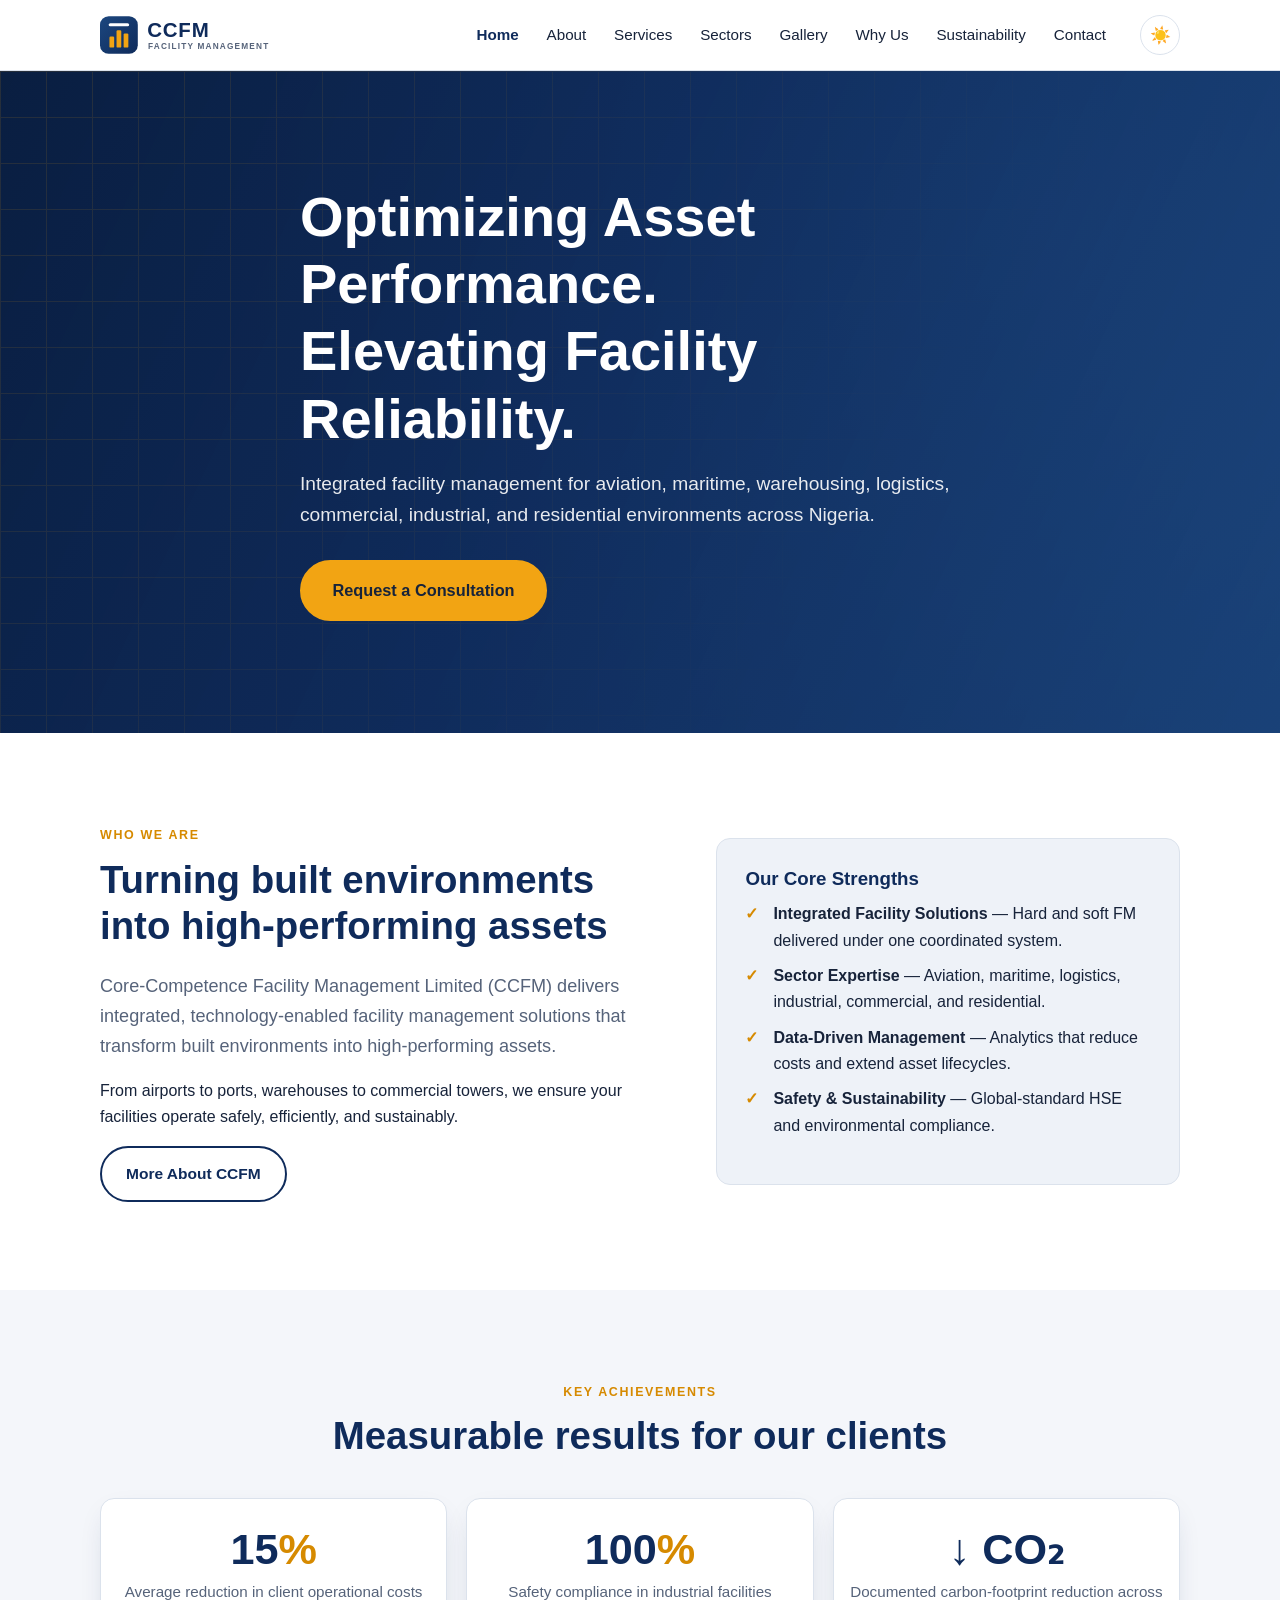
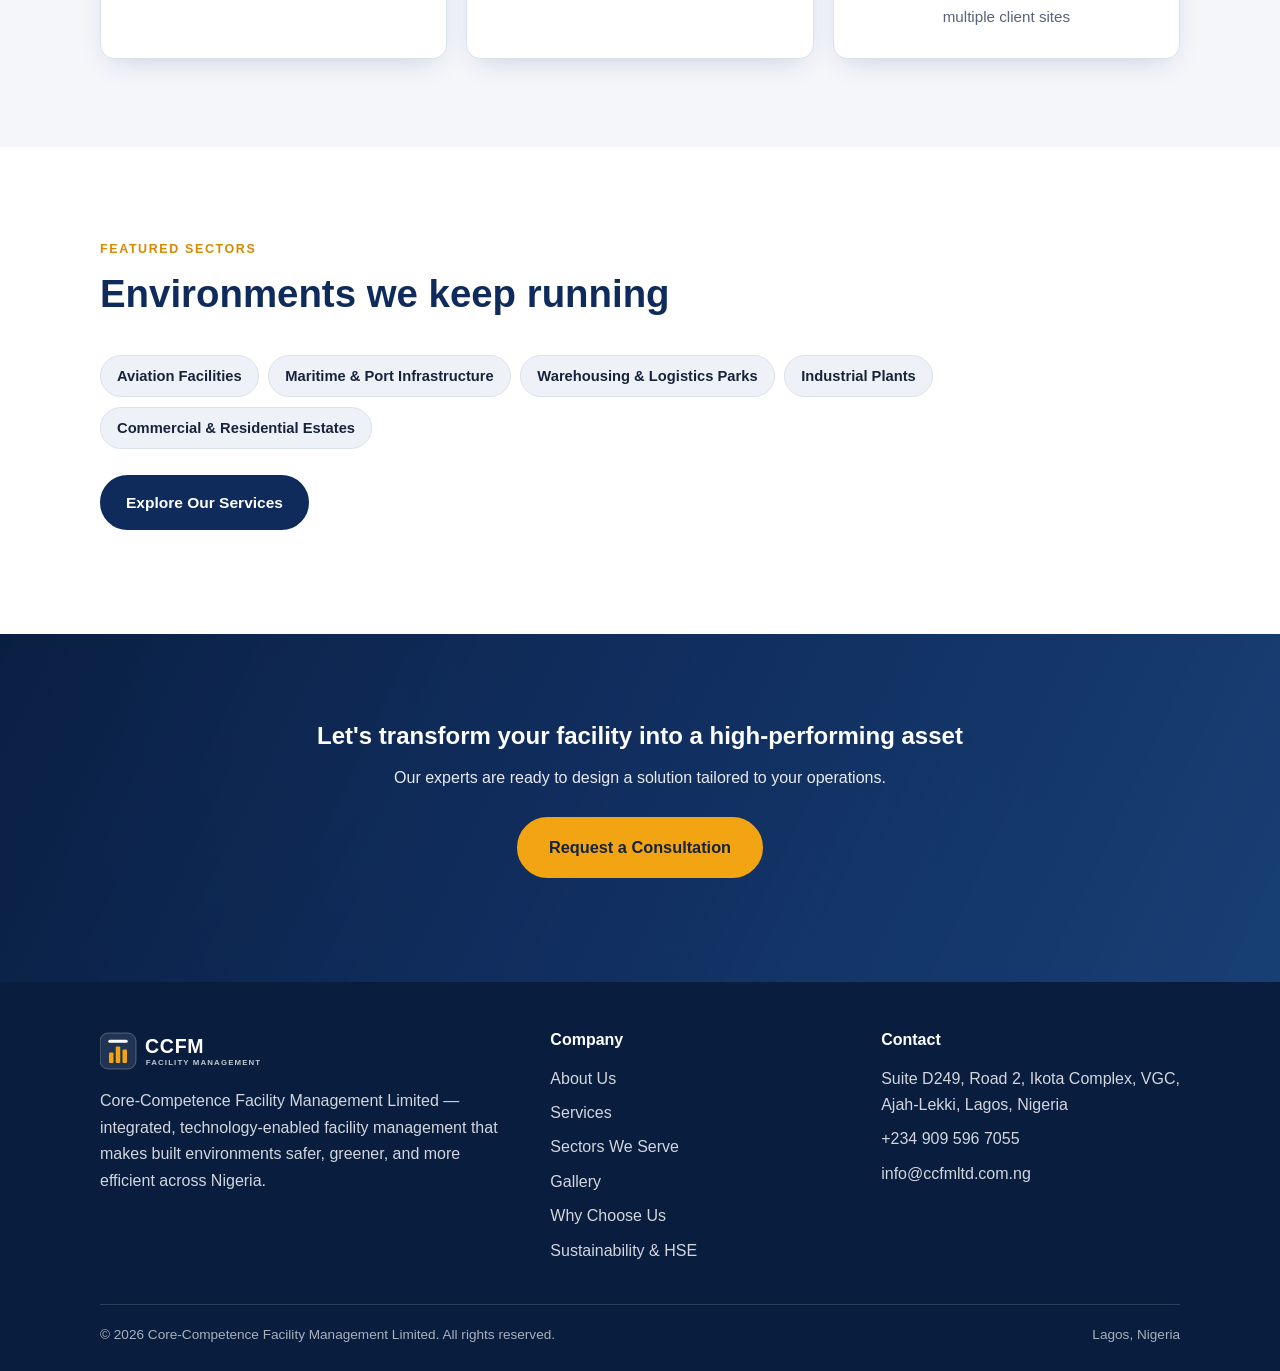
<file: index.html>
<!doctype html>
<html lang="en">
<head>
  <meta charset="utf-8">
  <meta name="viewport" content="width=device-width, initial-scale=1">
  <title>CCFM — Integrated Facility Management in Nigeria | Core-Competence FM Ltd</title>
  <meta name="description" content="Core-Competence Facility Management Limited (CCFM) delivers integrated, technology-enabled facility management for aviation, maritime, warehousing, logistics, industrial, commercial and residential environments across Nigeria.">
  <link rel="icon" href="/assets/img/favicon.svg" type="image/svg+xml">
  <link rel="apple-touch-icon" href="/assets/img/favicon.svg">
  <link rel="canonical" href="https://ccfmltd.com.ng/">
  <meta property="og:type" content="website">
  <meta property="og:site_name" content="CCFM — Core-Competence Facility Management">
  <meta property="og:title" content="CCFM — Integrated Facility Management in Nigeria">
  <meta property="og:description" content="Technology-enabled facility management for aviation, maritime, logistics, industrial, commercial and residential environments across Nigeria.">
  <meta property="og:url" content="https://ccfmltd.com.ng/">
  <meta property="og:image" content="https://ccfmltd.com.ng/assets/img/og-image.png">
  <meta property="og:image:width" content="1200">
  <meta property="og:image:height" content="630">
  <meta property="og:locale" content="en_NG">
  <meta name="twitter:card" content="summary_large_image">
  <meta name="twitter:title" content="CCFM — Integrated Facility Management in Nigeria">
  <meta name="twitter:description" content="Technology-enabled facility management for aviation, maritime, logistics, industrial, commercial and residential environments across Nigeria.">
  <meta name="twitter:image" content="https://ccfmltd.com.ng/assets/img/og-image.png">
  <link rel="stylesheet" href="/assets/css/styles.css?v=4">
  <script src="/assets/js/main.js?v=4" defer></script>
  <script type="application/ld+json">
  {
    "@context": "https://schema.org",
    "@type": "LocalBusiness",
    "@id": "https://ccfmltd.com.ng/#organization",
    "name": "Core-Competence Facility Management Limited",
    "alternateName": "CCFM",
    "url": "https://ccfmltd.com.ng/",
    "logo": "https://ccfmltd.com.ng/assets/img/logo-512.png",
    "image": "https://ccfmltd.com.ng/assets/img/og-image.png",
    "description": "Integrated, technology-enabled facility management for aviation, maritime, warehousing, logistics, industrial, commercial and residential environments across Nigeria.",
    "telephone": "+2349095967055",
    "email": "info@ccfmltd.com.ng",
    "address": {
      "@type": "PostalAddress",
      "streetAddress": "Suite D249, Road 2, Ikota Complex, VGC, Ajah-Lekki",
      "addressLocality": "Lagos",
      "addressRegion": "Lagos",
      "addressCountry": "NG"
    },
    "areaServed": { "@type": "Country", "name": "Nigeria" },
    "knowsAbout": [
      "Facility Management", "Preventive Maintenance", "HVAC", "Security & Access Control",
      "Cleaning & Hygiene", "Landscaping", "Fleet Management", "Energy & Sustainability", "HSE Compliance"
    ]
  }
  </script>
</head>
<body>
  <header class="site-header">
    <nav class="nav container" aria-label="Primary">
      <a class="brand" href="/" aria-label="CCFM home"><img class="brand__logo" src="/assets/img/logo.svg" alt="CCFM — Facility Management" width="188" height="44"></a>
      <ul class="nav__links" id="primary-nav">
        <li><a href="/" class="is-active">Home</a></li>
        <li><a href="/about">About</a></li>
        <li><a href="/services">Services</a></li>
        <li><a href="/sectors">Sectors</a></li>
        <li><a href="/gallery">Gallery</a></li>
        <li><a href="/why-us">Why Us</a></li>
        <li><a href="/sustainability">Sustainability</a></li>
        <li><a href="/contact">Contact</a></li>
      </ul>
      <div class="nav__actions">
        <button class="theme-toggle" type="button" aria-label="Toggle dark mode" title="Toggle dark mode">
          <span class="icon-sun" aria-hidden="true">☀️</span><span class="icon-moon" aria-hidden="true">🌙</span>
        </button>
        <button class="nav__toggle" type="button" aria-label="Menu" aria-controls="primary-nav" aria-expanded="false"><span></span></button>
      </div>
    </nav>
  </header>

  <main>
    <!-- HERO -->
    <section class="hero">
      <div class="container hero__inner">
        <h1>Optimizing Asset Performance.<br>Elevating Facility Reliability.</h1>
        <p class="lead">Integrated facility management for aviation, maritime, warehousing, logistics, commercial, industrial, and residential environments across Nigeria.</p>
        <div class="hero__cta">
          <a href="/contact" class="btn btn--accent btn--lg">Request a Consultation</a>
        </div>
      </div>
    </section>

    <!-- WHO WE ARE -->
    <section class="section">
      <div class="container split">
        <div>
          <span class="eyebrow">Who We Are</span>
          <h2 class="section__title">Turning built environments into high-performing assets</h2>
          <p class="lead">Core-Competence Facility Management Limited (CCFM) delivers integrated, technology-enabled facility management solutions that transform built environments into high-performing assets.</p>
          <p>From airports to ports, warehouses to commercial towers, we ensure your facilities operate safely, efficiently, and sustainably.</p>
          <a href="/about" class="btn btn--outline">More About CCFM</a>
        </div>
        <div class="panel">
          <h3>Our Core Strengths</h3>
          <ul class="check-list">
            <li><strong>Integrated Facility Solutions</strong> — Hard and soft FM delivered under one coordinated system.</li>
            <li><strong>Sector Expertise</strong> — Aviation, maritime, logistics, industrial, commercial, and residential.</li>
            <li><strong>Data-Driven Management</strong> — Analytics that reduce costs and extend asset lifecycles.</li>
            <li><strong>Safety &amp; Sustainability</strong> — Global-standard HSE and environmental compliance.</li>
          </ul>
        </div>
      </div>
    </section>

    <!-- KEY ACHIEVEMENTS -->
    <section class="section section--alt">
      <div class="container">
        <div class="section__head center">
          <span class="eyebrow">Key Achievements</span>
          <h2 class="section__title">Measurable results for our clients</h2>
        </div>
        <div class="stats">
          <div class="stat"><div class="stat__num">15<span class="unit">%</span></div><div class="stat__label">Average reduction in client operational costs</div></div>
          <div class="stat"><div class="stat__num">100<span class="unit">%</span></div><div class="stat__label">Safety compliance in industrial facilities</div></div>
          <div class="stat"><div class="stat__num">↓ CO₂</div><div class="stat__label">Documented carbon-footprint reduction across multiple client sites</div></div>
        </div>
      </div>
    </section>

    <!-- FEATURED SECTORS -->
    <section class="section">
      <div class="container">
        <div class="section__head">
          <span class="eyebrow">Featured Sectors</span>
          <h2 class="section__title">Environments we keep running</h2>
        </div>
        <ul class="pill-list">
          <li>Aviation Facilities</li>
          <li>Maritime &amp; Port Infrastructure</li>
          <li>Warehousing &amp; Logistics Parks</li>
          <li>Industrial Plants</li>
          <li>Commercial &amp; Residential Estates</li>
        </ul>
        <p style="margin-top:1.6rem;"><a href="/services" class="btn">Explore Our Services</a></p>
      </div>
    </section>

    <!-- CTA BAND -->
    <section class="section cta-band">
      <div class="container">
        <h2>Let's transform your facility into a high-performing asset</h2>
        <p>Our experts are ready to design a solution tailored to your operations.</p>
        <p style="margin-top:1.6rem;"><a href="/contact" class="btn btn--accent btn--lg">Request a Consultation</a></p>
      </div>
    </section>
  </main>

  <footer class="site-footer">
    <div class="container">
      <div class="footer-grid">
        <div class="footer-brand">
          <img class="brand__logo brand__logo--white" src="/assets/img/logo-white.svg" alt="CCFM" width="180" height="42">
          <p style="margin-top:1rem;">Core-Competence Facility Management Limited — integrated, technology-enabled facility management that makes built environments safer, greener, and more efficient across Nigeria.</p>
        </div>
        <div>
          <h4>Company</h4>
          <ul class="footer-links">
            <li><a href="/about">About Us</a></li>
            <li><a href="/services">Services</a></li>
            <li><a href="/sectors">Sectors We Serve</a></li>
            <li><a href="/gallery">Gallery</a></li>
            <li><a href="/why-us">Why Choose Us</a></li>
            <li><a href="/sustainability">Sustainability &amp; HSE</a></li>
          </ul>
        </div>
        <div>
          <h4>Contact</h4>
          <ul class="footer-links">
            <li>Suite D249, Road 2, Ikota Complex, VGC, Ajah-Lekki, Lagos, Nigeria</li>
            <li><a href="tel:+2349095967055">+234 909 596 7055</a></li>
            <li><a href="mailto:info@ccfmltd.com.ng">info@ccfmltd.com.ng</a></li>
          </ul>
        </div>
      </div>
      <div class="footer-bottom">
        <span>&copy; <span id="year">2026</span> Core-Competence Facility Management Limited. All rights reserved.</span>
        <span>Lagos, Nigeria</span>
      </div>
    </div>
  </footer>
</body>
</html>
</file>
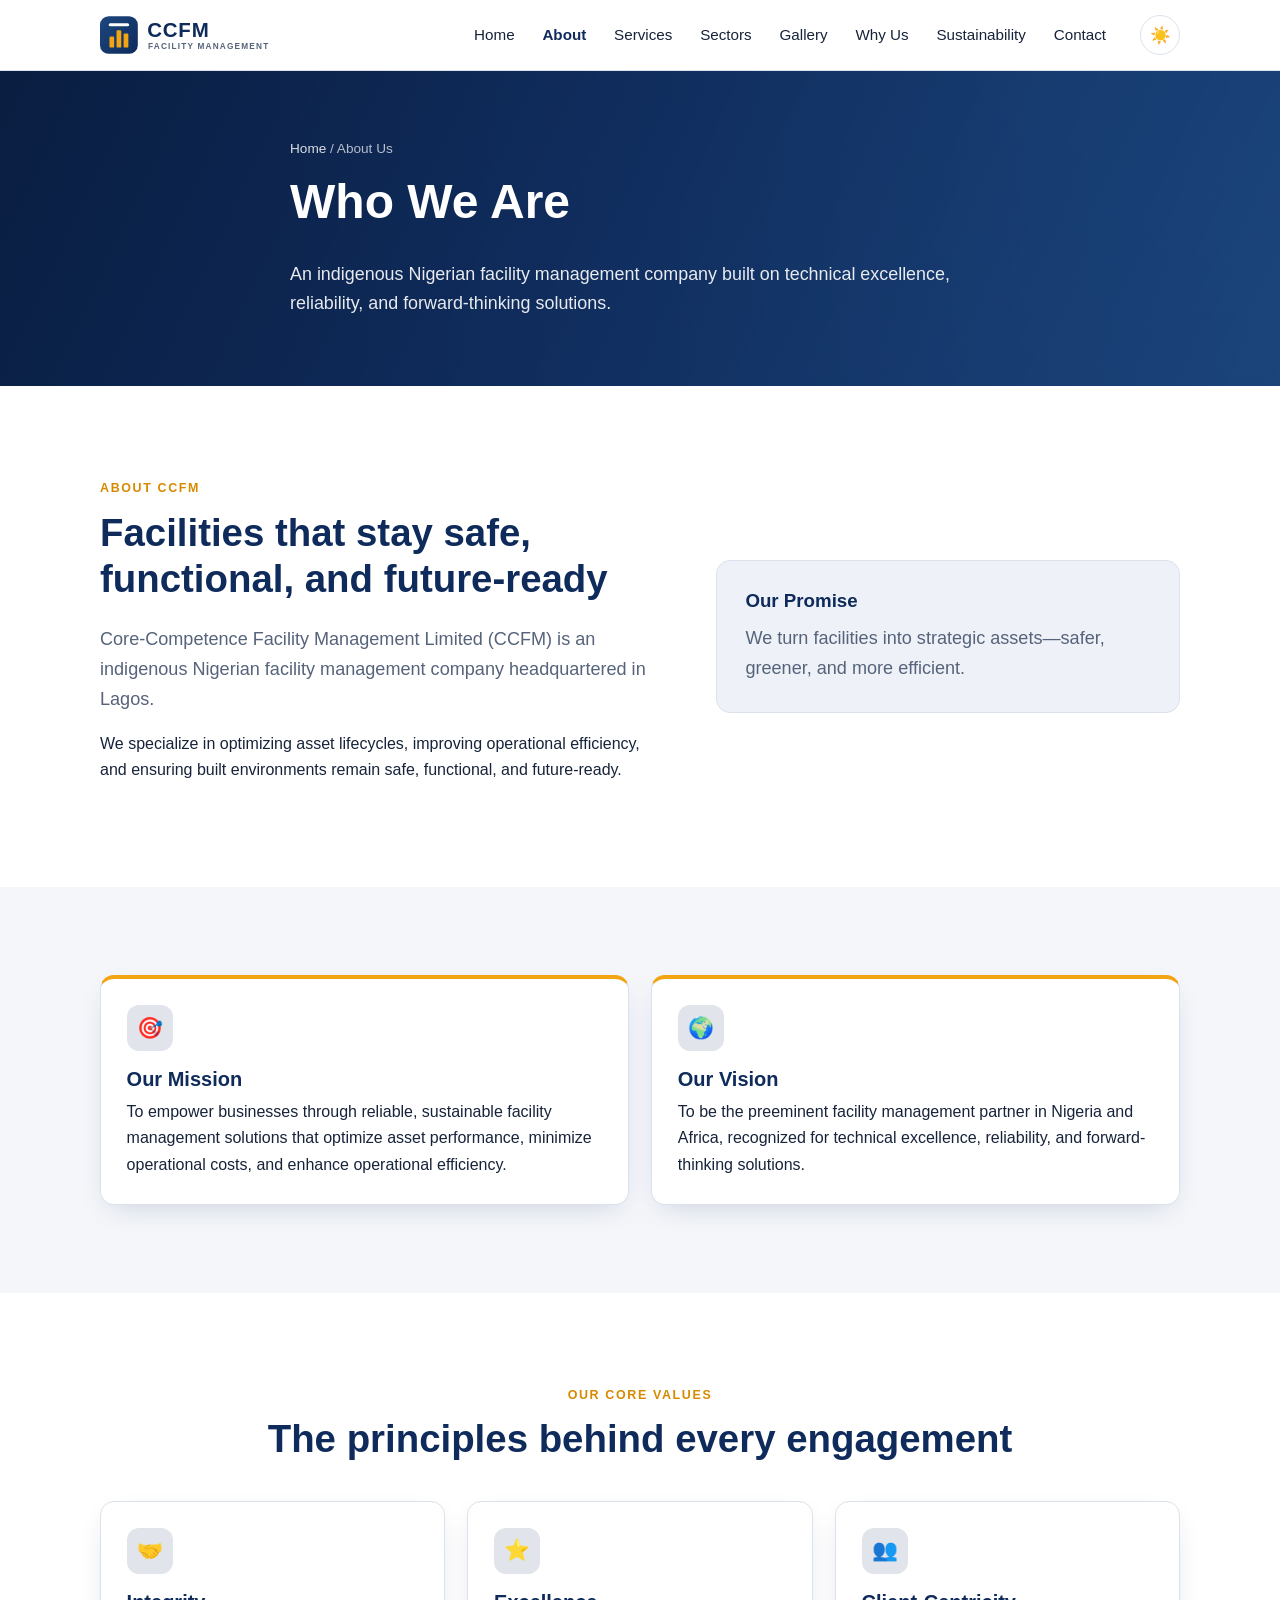
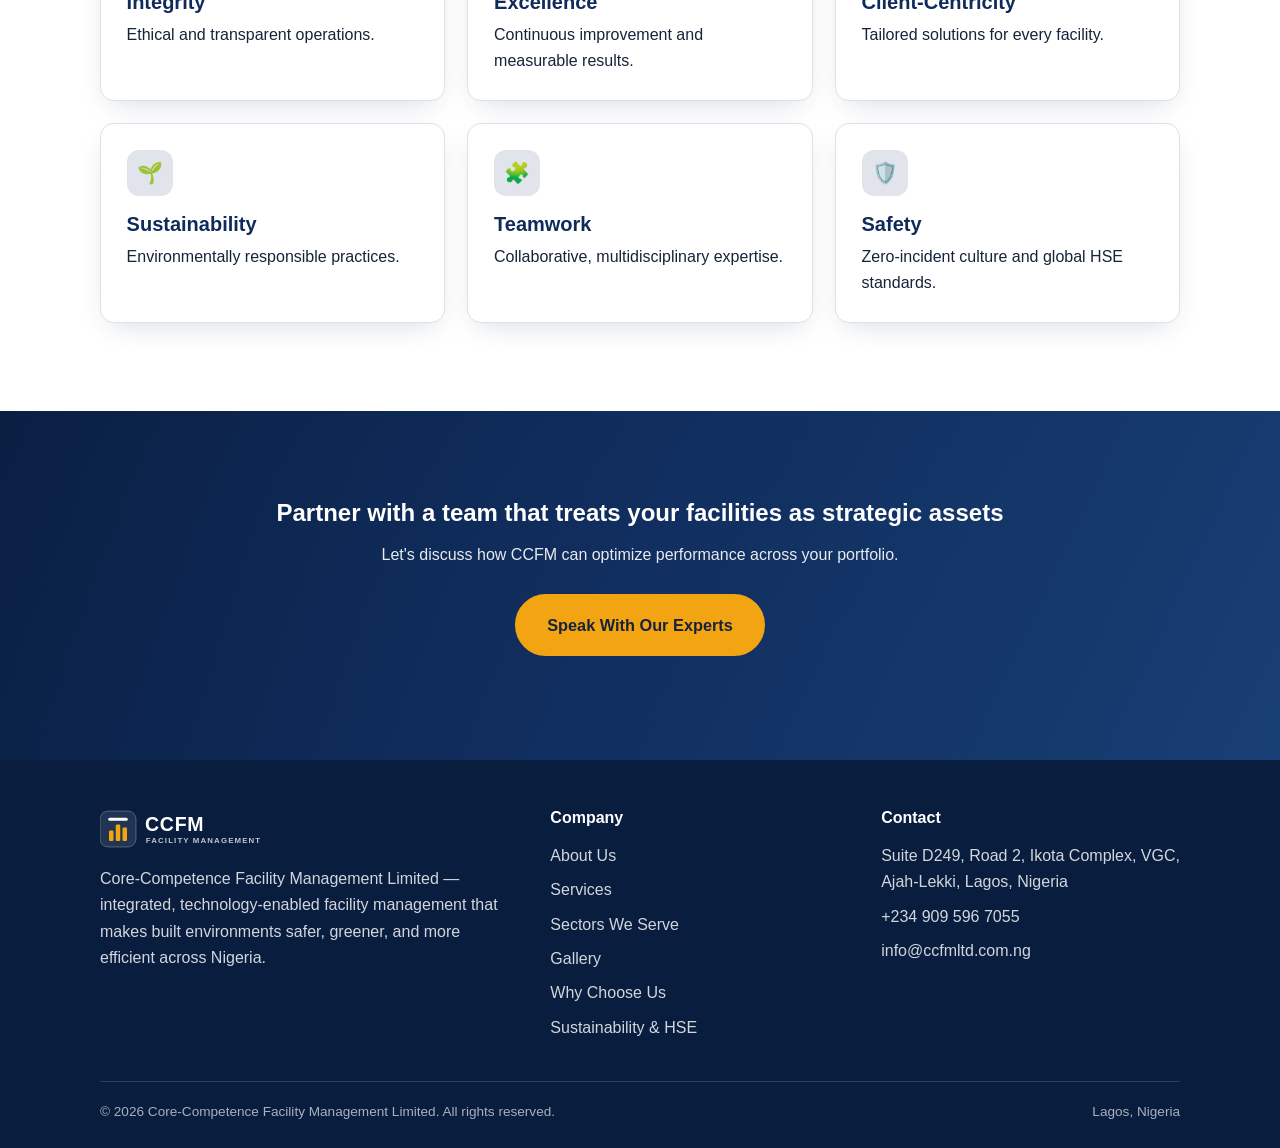
<file: about.html>
<!doctype html>
<html lang="en">
<head>
  <meta charset="utf-8">
  <meta name="viewport" content="width=device-width, initial-scale=1">
  <title>About CCFM — Indigenous Facility Management, Lagos | Core-Competence FM Ltd</title>
  <meta name="description" content="Core-Competence Facility Management Limited (CCFM) is an indigenous Nigerian facility management company headquartered in Lagos, optimizing asset lifecycles and operational efficiency.">
  <link rel="icon" href="/assets/img/favicon.svg" type="image/svg+xml">
  <link rel="apple-touch-icon" href="/assets/img/favicon.svg">
  <link rel="canonical" href="https://ccfmltd.com.ng/about">
  <meta property="og:type" content="website">
  <meta property="og:site_name" content="CCFM — Core-Competence Facility Management">
  <meta property="og:title" content="About CCFM — Indigenous Facility Management, Lagos">
  <meta property="og:description" content="An indigenous Nigerian facility management company optimizing asset lifecycles, efficiency, and safety.">
  <meta property="og:url" content="https://ccfmltd.com.ng/about">
  <meta property="og:image" content="https://ccfmltd.com.ng/assets/img/og-image.png">
  <meta property="og:image:width" content="1200">
  <meta property="og:image:height" content="630">
  <meta property="og:locale" content="en_NG">
  <meta name="twitter:card" content="summary_large_image">
  <meta name="twitter:title" content="About CCFM — Indigenous Facility Management, Lagos">
  <meta name="twitter:description" content="An indigenous Nigerian facility management company optimizing asset lifecycles, efficiency, and safety.">
  <meta name="twitter:image" content="https://ccfmltd.com.ng/assets/img/og-image.png">
  <link rel="stylesheet" href="/assets/css/styles.css?v=4">
  <script src="/assets/js/main.js?v=4" defer></script>
  <script type="application/ld+json">
  {
    "@context": "https://schema.org",
    "@type": "LocalBusiness",
    "@id": "https://ccfmltd.com.ng/#organization",
    "name": "Core-Competence Facility Management Limited",
    "alternateName": "CCFM",
    "url": "https://ccfmltd.com.ng/",
    "logo": "https://ccfmltd.com.ng/assets/img/logo-512.png",
    "image": "https://ccfmltd.com.ng/assets/img/og-image.png",
    "description": "Integrated, technology-enabled facility management for aviation, maritime, warehousing, logistics, industrial, commercial and residential environments across Nigeria.",
    "telephone": "+2349095967055",
    "email": "info@ccfmltd.com.ng",
    "address": {
      "@type": "PostalAddress",
      "streetAddress": "Suite D249, Road 2, Ikota Complex, VGC, Ajah-Lekki",
      "addressLocality": "Lagos",
      "addressRegion": "Lagos",
      "addressCountry": "NG"
    },
    "areaServed": { "@type": "Country", "name": "Nigeria" },
    "knowsAbout": [
      "Facility Management", "Preventive Maintenance", "HVAC", "Security & Access Control",
      "Cleaning & Hygiene", "Landscaping", "Fleet Management", "Energy & Sustainability", "HSE Compliance"
    ]
  }
  </script>
</head>
<body>
  <header class="site-header">
    <nav class="nav container" aria-label="Primary">
      <a class="brand" href="/" aria-label="CCFM home"><img class="brand__logo" src="/assets/img/logo.svg" alt="CCFM — Facility Management" width="188" height="44"></a>
      <ul class="nav__links" id="primary-nav">
        <li><a href="/">Home</a></li>
        <li><a href="/about" class="is-active">About</a></li>
        <li><a href="/services">Services</a></li>
        <li><a href="/sectors">Sectors</a></li>
        <li><a href="/gallery">Gallery</a></li>
        <li><a href="/why-us">Why Us</a></li>
        <li><a href="/sustainability">Sustainability</a></li>
        <li><a href="/contact">Contact</a></li>
      </ul>
      <div class="nav__actions">
        <button class="theme-toggle" type="button" aria-label="Toggle dark mode" title="Toggle dark mode">
          <span class="icon-sun" aria-hidden="true">☀️</span><span class="icon-moon" aria-hidden="true">🌙</span>
        </button>
        <button class="nav__toggle" type="button" aria-label="Menu" aria-controls="primary-nav" aria-expanded="false"><span></span></button>
      </div>
    </nav>
  </header>

  <main>
    <section class="page-hero">
      <div class="container page-hero__inner">
        <div class="breadcrumb"><a href="/">Home</a> / About Us</div>
        <h1>Who We Are</h1>
        <p>An indigenous Nigerian facility management company built on technical excellence, reliability, and forward-thinking solutions.</p>
      </div>
    </section>

    <section class="section">
      <div class="container split">
        <div>
          <span class="eyebrow">About CCFM</span>
          <h2 class="section__title">Facilities that stay safe, functional, and future-ready</h2>
          <p class="lead">Core-Competence Facility Management Limited (CCFM) is an indigenous Nigerian facility management company headquartered in Lagos.</p>
          <p>We specialize in optimizing asset lifecycles, improving operational efficiency, and ensuring built environments remain safe, functional, and future-ready.</p>
        </div>
        <div class="panel">
          <h3>Our Promise</h3>
          <p class="lead" style="margin-bottom:0;">We turn facilities into strategic assets—safer, greener, and more efficient.</p>
        </div>
      </div>
    </section>

    <section class="section section--alt">
      <div class="container grid grid--2">
        <div class="card card--accent">
          <div class="card__icon" aria-hidden="true">🎯</div>
          <h3>Our Mission</h3>
          <p>To empower businesses through reliable, sustainable facility management solutions that optimize asset performance, minimize operational costs, and enhance operational efficiency.</p>
        </div>
        <div class="card card--accent">
          <div class="card__icon" aria-hidden="true">🌍</div>
          <h3>Our Vision</h3>
          <p>To be the preeminent facility management partner in Nigeria and Africa, recognized for technical excellence, reliability, and forward-thinking solutions.</p>
        </div>
      </div>
    </section>

    <section class="section">
      <div class="container">
        <div class="section__head center">
          <span class="eyebrow">Our Core Values</span>
          <h2 class="section__title">The principles behind every engagement</h2>
        </div>
        <div class="grid grid--3">
          <div class="card"><div class="card__icon" aria-hidden="true">🤝</div><h3>Integrity</h3><p>Ethical and transparent operations.</p></div>
          <div class="card"><div class="card__icon" aria-hidden="true">⭐</div><h3>Excellence</h3><p>Continuous improvement and measurable results.</p></div>
          <div class="card"><div class="card__icon" aria-hidden="true">👥</div><h3>Client-Centricity</h3><p>Tailored solutions for every facility.</p></div>
          <div class="card"><div class="card__icon" aria-hidden="true">🌱</div><h3>Sustainability</h3><p>Environmentally responsible practices.</p></div>
          <div class="card"><div class="card__icon" aria-hidden="true">🧩</div><h3>Teamwork</h3><p>Collaborative, multidisciplinary expertise.</p></div>
          <div class="card"><div class="card__icon" aria-hidden="true">🛡️</div><h3>Safety</h3><p>Zero-incident culture and global HSE standards.</p></div>
        </div>
      </div>
    </section>

    <section class="section cta-band">
      <div class="container">
        <h2>Partner with a team that treats your facilities as strategic assets</h2>
        <p>Let's discuss how CCFM can optimize performance across your portfolio.</p>
        <p style="margin-top:1.6rem;"><a href="/contact" class="btn btn--accent btn--lg">Speak With Our Experts</a></p>
      </div>
    </section>
  </main>

  <footer class="site-footer">
    <div class="container">
      <div class="footer-grid">
        <div class="footer-brand">
          <img class="brand__logo brand__logo--white" src="/assets/img/logo-white.svg" alt="CCFM" width="180" height="42">
          <p style="margin-top:1rem;">Core-Competence Facility Management Limited — integrated, technology-enabled facility management that makes built environments safer, greener, and more efficient across Nigeria.</p>
        </div>
        <div>
          <h4>Company</h4>
          <ul class="footer-links">
            <li><a href="/about">About Us</a></li>
            <li><a href="/services">Services</a></li>
            <li><a href="/sectors">Sectors We Serve</a></li>
            <li><a href="/gallery">Gallery</a></li>
            <li><a href="/why-us">Why Choose Us</a></li>
            <li><a href="/sustainability">Sustainability &amp; HSE</a></li>
          </ul>
        </div>
        <div>
          <h4>Contact</h4>
          <ul class="footer-links">
            <li>Suite D249, Road 2, Ikota Complex, VGC, Ajah-Lekki, Lagos, Nigeria</li>
            <li><a href="tel:+2349095967055">+234 909 596 7055</a></li>
            <li><a href="mailto:info@ccfmltd.com.ng">info@ccfmltd.com.ng</a></li>
          </ul>
        </div>
      </div>
      <div class="footer-bottom">
        <span>&copy; <span id="year">2026</span> Core-Competence Facility Management Limited. All rights reserved.</span>
        <span>Lagos, Nigeria</span>
      </div>
    </div>
  </footer>
</body>
</html>
</file>
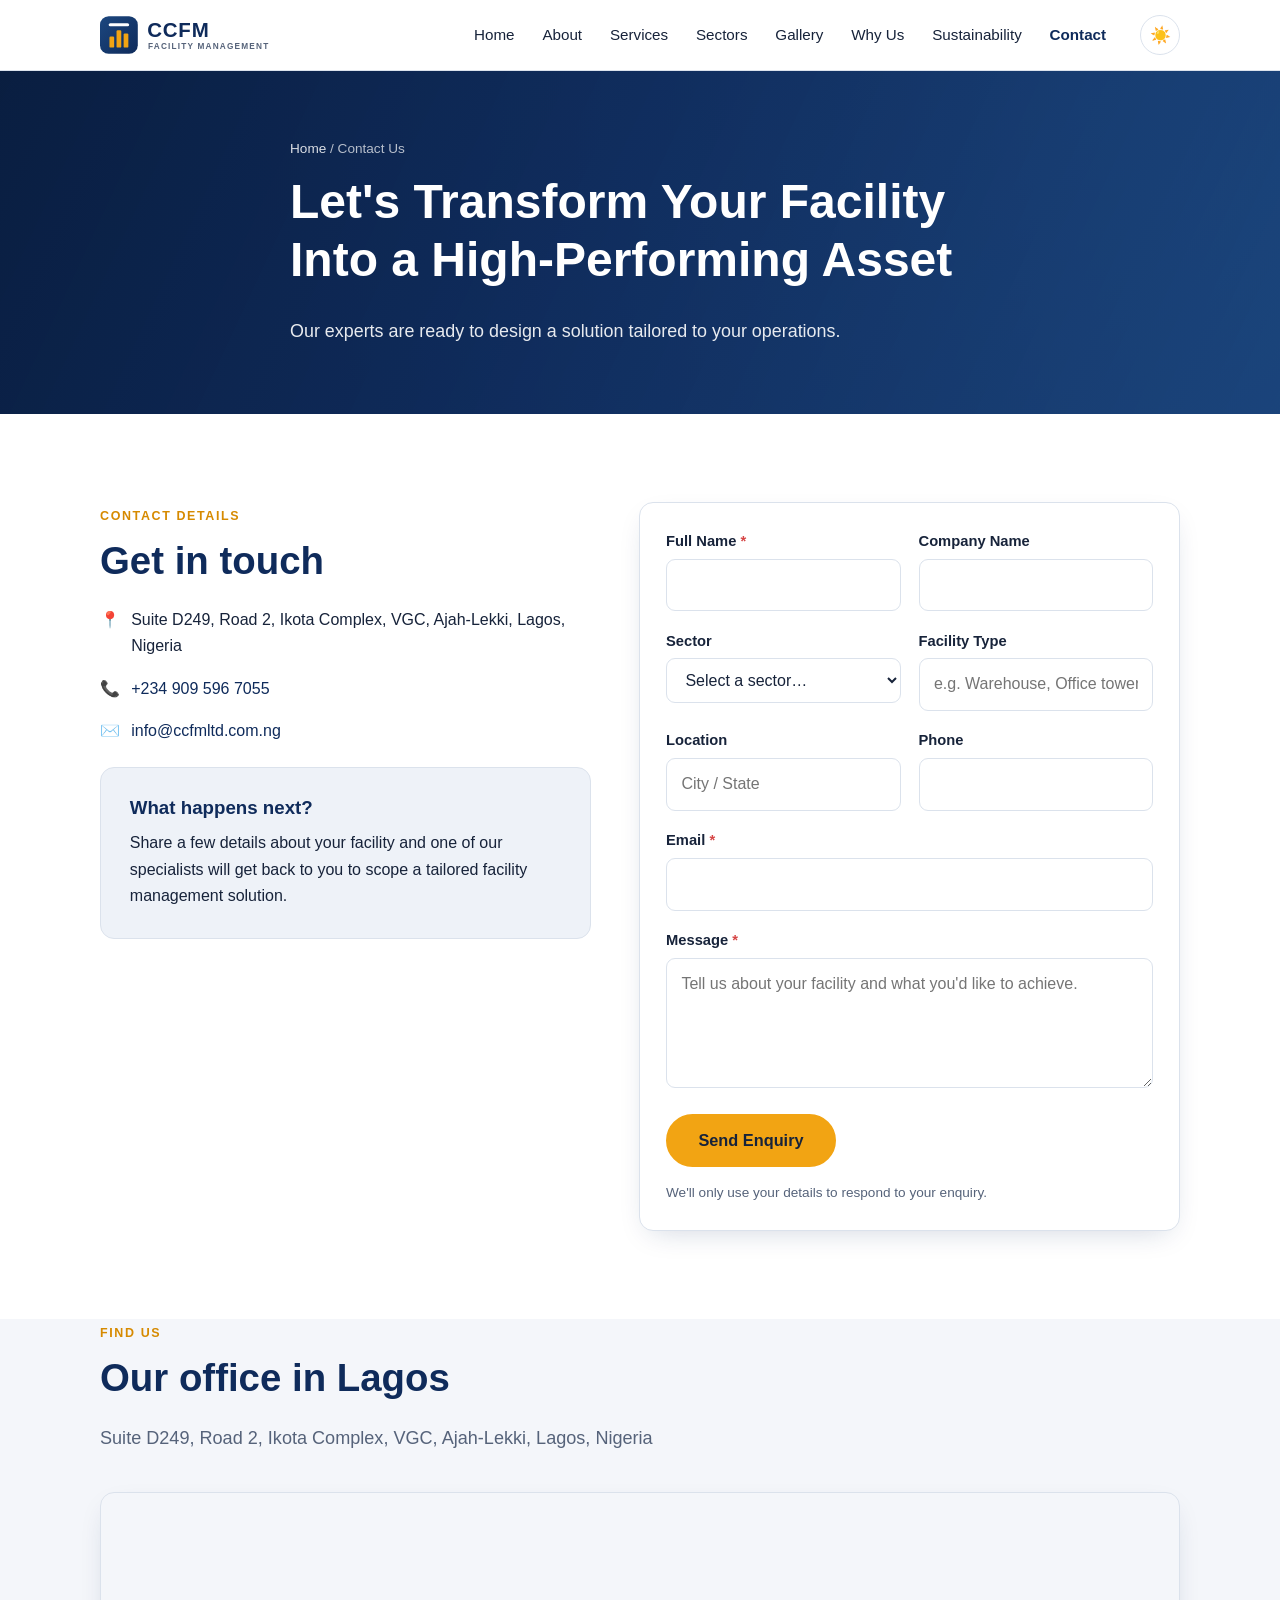
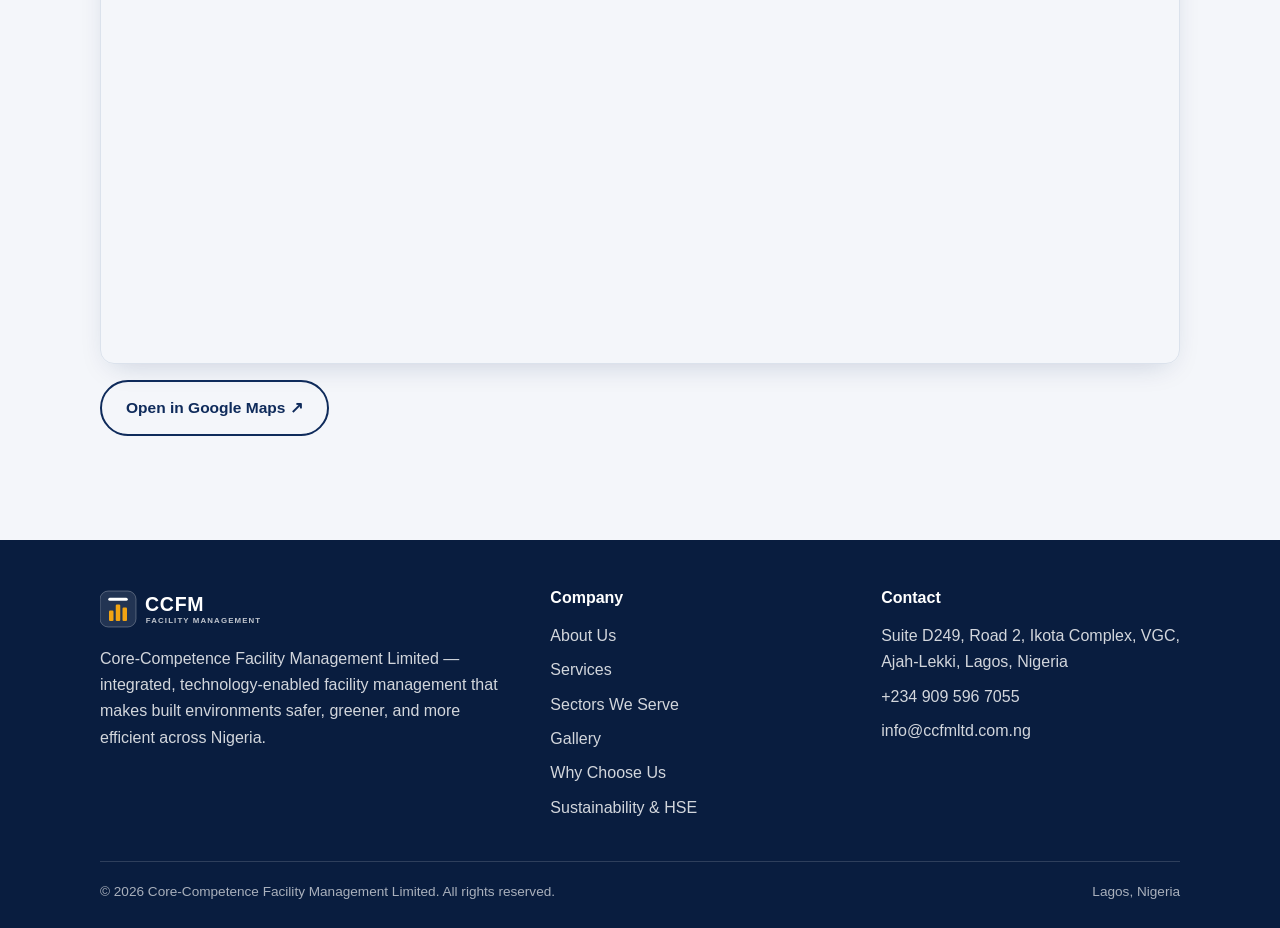
<file: contact.html>
<!doctype html>
<html lang="en">
<head>
  <meta charset="utf-8">
  <meta name="viewport" content="width=device-width, initial-scale=1">
  <title>Contact CCFM — Transform Your Facility Into a High-Performing Asset</title>
  <meta name="description" content="Contact Core-Competence Facility Management Limited in Lagos. Our experts design facility management solutions tailored to your operations. Call +234 909 596 7055.">
  <link rel="icon" href="/assets/img/favicon.svg" type="image/svg+xml">
  <link rel="apple-touch-icon" href="/assets/img/favicon.svg">
  <link rel="canonical" href="https://ccfmltd.com.ng/contact">
  <meta property="og:type" content="website">
  <meta property="og:site_name" content="CCFM — Core-Competence Facility Management">
  <meta property="og:title" content="Contact CCFM — Transform Your Facility Into an Asset">
  <meta property="og:description" content="Talk to CCFM's experts in Lagos about a facility management solution tailored to your operations.">
  <meta property="og:url" content="https://ccfmltd.com.ng/contact">
  <meta property="og:image" content="https://ccfmltd.com.ng/assets/img/og-image.png">
  <meta property="og:image:width" content="1200">
  <meta property="og:image:height" content="630">
  <meta property="og:locale" content="en_NG">
  <meta name="twitter:card" content="summary_large_image">
  <meta name="twitter:title" content="Contact CCFM — Transform Your Facility Into an Asset">
  <meta name="twitter:description" content="Talk to CCFM's experts in Lagos about a facility management solution tailored to your operations.">
  <meta name="twitter:image" content="https://ccfmltd.com.ng/assets/img/og-image.png">
  <link rel="stylesheet" href="/assets/css/styles.css?v=4">
  <script src="/assets/js/main.js?v=4" defer></script>
  <script type="application/ld+json">
  {
    "@context": "https://schema.org",
    "@type": "LocalBusiness",
    "@id": "https://ccfmltd.com.ng/#organization",
    "name": "Core-Competence Facility Management Limited",
    "alternateName": "CCFM",
    "url": "https://ccfmltd.com.ng/",
    "logo": "https://ccfmltd.com.ng/assets/img/logo-512.png",
    "image": "https://ccfmltd.com.ng/assets/img/og-image.png",
    "description": "Integrated, technology-enabled facility management for aviation, maritime, warehousing, logistics, industrial, commercial and residential environments across Nigeria.",
    "telephone": "+2349095967055",
    "email": "info@ccfmltd.com.ng",
    "address": {
      "@type": "PostalAddress",
      "streetAddress": "Suite D249, Road 2, Ikota Complex, VGC, Ajah-Lekki",
      "addressLocality": "Lagos",
      "addressRegion": "Lagos",
      "addressCountry": "NG"
    },
    "areaServed": { "@type": "Country", "name": "Nigeria" },
    "knowsAbout": [
      "Facility Management", "Preventive Maintenance", "HVAC", "Security & Access Control",
      "Cleaning & Hygiene", "Landscaping", "Fleet Management", "Energy & Sustainability", "HSE Compliance"
    ]
  }
  </script>
</head>
<body>
  <header class="site-header">
    <nav class="nav container" aria-label="Primary">
      <a class="brand" href="/" aria-label="CCFM home"><img class="brand__logo" src="/assets/img/logo.svg" alt="CCFM — Facility Management" width="188" height="44"></a>
      <ul class="nav__links" id="primary-nav">
        <li><a href="/">Home</a></li>
        <li><a href="/about">About</a></li>
        <li><a href="/services">Services</a></li>
        <li><a href="/sectors">Sectors</a></li>
        <li><a href="/gallery">Gallery</a></li>
        <li><a href="/why-us">Why Us</a></li>
        <li><a href="/sustainability">Sustainability</a></li>
        <li><a href="/contact" class="is-active">Contact</a></li>
      </ul>
      <div class="nav__actions">
        <button class="theme-toggle" type="button" aria-label="Toggle dark mode" title="Toggle dark mode">
          <span class="icon-sun" aria-hidden="true">☀️</span><span class="icon-moon" aria-hidden="true">🌙</span>
        </button>
        <button class="nav__toggle" type="button" aria-label="Menu" aria-controls="primary-nav" aria-expanded="false"><span></span></button>
      </div>
    </nav>
  </header>

  <main>
    <section class="page-hero">
      <div class="container page-hero__inner">
        <div class="breadcrumb"><a href="/">Home</a> / Contact Us</div>
        <h1>Let's Transform Your Facility Into a High-Performing Asset</h1>
        <p>Our experts are ready to design a solution tailored to your operations.</p>
      </div>
    </section>

    <section class="section">
      <div class="container">
        <div id="form-status" aria-live="polite"></div>
        <div class="contact-grid">
          <div>
            <span class="eyebrow">Contact Details</span>
            <h2 class="section__title">Get in touch</h2>
            <ul class="contact-info">
              <li><span class="ci-icon" aria-hidden="true">📍</span>Suite D249, Road 2, Ikota Complex, VGC, Ajah-Lekki, Lagos, Nigeria</li>
              <li><span class="ci-icon" aria-hidden="true">📞</span><a href="tel:+2349095967055">+234 909 596 7055</a></li>
              <li><span class="ci-icon" aria-hidden="true">✉️</span><a href="mailto:info@ccfmltd.com.ng">info@ccfmltd.com.ng</a></li>
            </ul>
            <div class="panel" style="margin-top:1.4rem;">
              <h3>What happens next?</h3>
              <p style="margin-bottom:0;">Share a few details about your facility and one of our specialists will get back to you to scope a tailored facility management solution.</p>
            </div>
          </div>

          <div class="card">
            <form id="contact-form" method="post" action="/contact.php" novalidate>
              <!-- Honeypot: real users leave this empty -->
              <div class="hp" aria-hidden="true">
                <label for="website">Website</label>
                <input type="text" id="website" name="website" tabindex="-1" autocomplete="off">
              </div>
              <!-- Time-trap: JS records how long the form was on screen; near-instant submits are bots -->
              <input type="hidden" name="elapsed" id="elapsed" value="">


              <div class="field-row">
                <div class="field">
                  <label for="full_name">Full Name <span class="req">*</span></label>
                  <input type="text" id="full_name" name="full_name" required autocomplete="name">
                </div>
                <div class="field">
                  <label for="company">Company Name</label>
                  <input type="text" id="company" name="company" autocomplete="organization">
                </div>
              </div>

              <div class="field-row">
                <div class="field">
                  <label for="sector">Sector</label>
                  <select id="sector" name="sector">
                    <option value="">Select a sector…</option>
                    <option>Aviation</option>
                    <option>Maritime &amp; Ports</option>
                    <option>Warehousing &amp; Logistics</option>
                    <option>Industrial</option>
                    <option>Commercial &amp; Residential</option>
                    <option>Other</option>
                  </select>
                </div>
                <div class="field">
                  <label for="facility_type">Facility Type</label>
                  <input type="text" id="facility_type" name="facility_type" placeholder="e.g. Warehouse, Office tower, Terminal">
                </div>
              </div>

              <div class="field-row">
                <div class="field">
                  <label for="location">Location</label>
                  <input type="text" id="location" name="location" placeholder="City / State">
                </div>
                <div class="field">
                  <label for="phone">Phone</label>
                  <input type="tel" id="phone" name="phone" autocomplete="tel">
                </div>
              </div>

              <div class="field">
                <label for="email">Email <span class="req">*</span></label>
                <input type="email" id="email" name="email" required autocomplete="email">
              </div>

              <div class="field">
                <label for="message">Message <span class="req">*</span></label>
                <textarea id="message" name="message" required placeholder="Tell us about your facility and what you'd like to achieve."></textarea>
              </div>

              <button type="submit" class="btn btn--accent btn--lg">Send Enquiry</button>
              <p class="form-note" style="margin-top:.9rem;">We'll only use your details to respond to your enquiry.</p>
            </form>
          </div>
        </div>
      </div>
    </section>

    <!-- MAP -->
    <section class="section section--alt" style="padding-top:0;">
      <div class="container">
        <div class="section__head">
          <span class="eyebrow">Find Us</span>
          <h2 class="section__title">Our office in Lagos</h2>
          <p class="lead" style="margin-bottom:0;">Suite D249, Road 2, Ikota Complex, VGC, Ajah-Lekki, Lagos, Nigeria</p>
        </div>
        <div class="map-embed">
          <iframe
            title="CCFM office location — Ikota Complex, VGC, Ajah-Lekki, Lagos"
            src="https://www.google.com/maps?q=Ikota%20Shopping%20Complex%2C%20VGC%2C%20Ajah%2C%20Lekki%2C%20Lagos&output=embed"
            loading="lazy" referrerpolicy="no-referrer-when-downgrade" allowfullscreen></iframe>
        </div>
        <p style="margin-top:1rem;">
          <a class="btn btn--outline" target="_blank" rel="noopener"
             href="https://www.google.com/maps/search/?api=1&query=Ikota%20Shopping%20Complex%2C%20VGC%2C%20Ajah%2C%20Lekki%2C%20Lagos">Open in Google Maps ↗</a>
        </p>
      </div>
    </section>
  </main>

  <footer class="site-footer">
    <div class="container">
      <div class="footer-grid">
        <div class="footer-brand">
          <img class="brand__logo brand__logo--white" src="/assets/img/logo-white.svg" alt="CCFM" width="180" height="42">
          <p style="margin-top:1rem;">Core-Competence Facility Management Limited — integrated, technology-enabled facility management that makes built environments safer, greener, and more efficient across Nigeria.</p>
        </div>
        <div>
          <h4>Company</h4>
          <ul class="footer-links">
            <li><a href="/about">About Us</a></li>
            <li><a href="/services">Services</a></li>
            <li><a href="/sectors">Sectors We Serve</a></li>
            <li><a href="/gallery">Gallery</a></li>
            <li><a href="/why-us">Why Choose Us</a></li>
            <li><a href="/sustainability">Sustainability &amp; HSE</a></li>
          </ul>
        </div>
        <div>
          <h4>Contact</h4>
          <ul class="footer-links">
            <li>Suite D249, Road 2, Ikota Complex, VGC, Ajah-Lekki, Lagos, Nigeria</li>
            <li><a href="tel:+2349095967055">+234 909 596 7055</a></li>
            <li><a href="mailto:info@ccfmltd.com.ng">info@ccfmltd.com.ng</a></li>
          </ul>
        </div>
      </div>
      <div class="footer-bottom">
        <span>&copy; <span id="year">2026</span> Core-Competence Facility Management Limited. All rights reserved.</span>
        <span>Lagos, Nigeria</span>
      </div>
    </div>
  </footer>
</body>
</html>
</file>
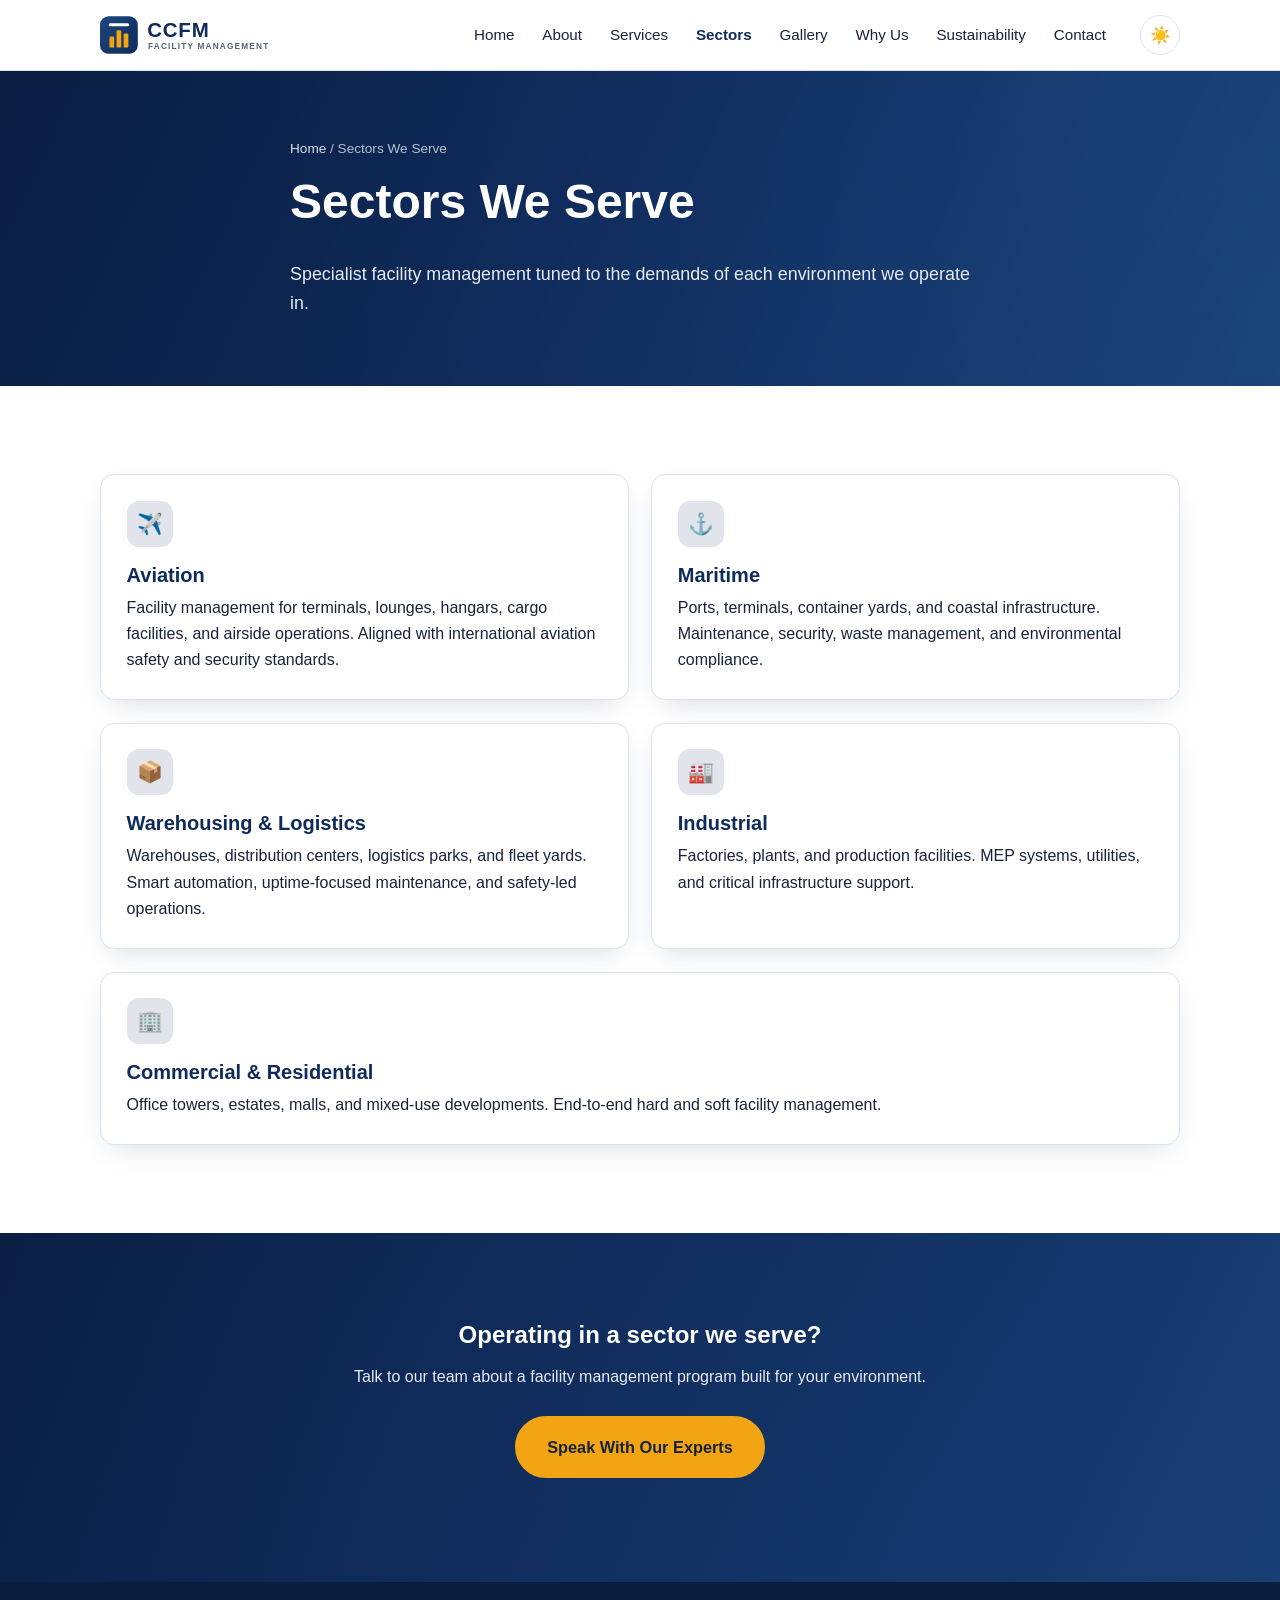
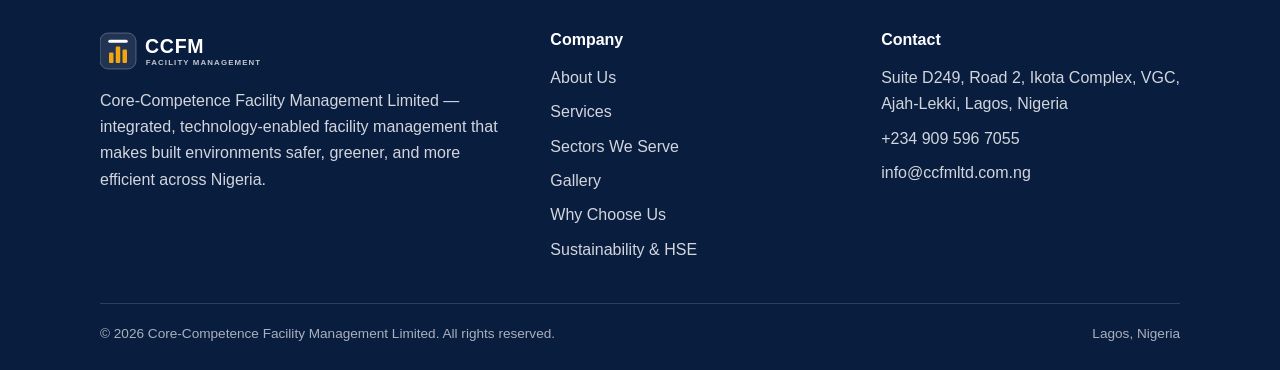
<file: sectors.html>
<!doctype html>
<html lang="en">
<head>
  <meta charset="utf-8">
  <meta name="viewport" content="width=device-width, initial-scale=1">
  <title>Sectors We Serve — Aviation, Maritime, Logistics &amp; More | CCFM</title>
  <meta name="description" content="CCFM delivers facility management across aviation, maritime, warehousing &amp; logistics, industrial, and commercial &amp; residential sectors in Nigeria.">
  <link rel="icon" href="/assets/img/favicon.svg" type="image/svg+xml">
  <link rel="apple-touch-icon" href="/assets/img/favicon.svg">
  <link rel="canonical" href="https://ccfmltd.com.ng/sectors">
  <meta property="og:type" content="website">
  <meta property="og:site_name" content="CCFM — Core-Competence Facility Management">
  <meta property="og:title" content="Sectors We Serve — Aviation, Maritime, Logistics & More">
  <meta property="og:description" content="Specialist facility management for aviation, maritime, warehousing & logistics, industrial, commercial and residential sectors.">
  <meta property="og:url" content="https://ccfmltd.com.ng/sectors">
  <meta property="og:image" content="https://ccfmltd.com.ng/assets/img/og-image.png">
  <meta property="og:image:width" content="1200">
  <meta property="og:image:height" content="630">
  <meta property="og:locale" content="en_NG">
  <meta name="twitter:card" content="summary_large_image">
  <meta name="twitter:title" content="Sectors We Serve — Aviation, Maritime, Logistics & More">
  <meta name="twitter:description" content="Specialist facility management for aviation, maritime, warehousing & logistics, industrial, commercial and residential sectors.">
  <meta name="twitter:image" content="https://ccfmltd.com.ng/assets/img/og-image.png">
  <link rel="stylesheet" href="/assets/css/styles.css?v=4">
  <script src="/assets/js/main.js?v=4" defer></script>
  <script type="application/ld+json">
  {
    "@context": "https://schema.org",
    "@type": "LocalBusiness",
    "@id": "https://ccfmltd.com.ng/#organization",
    "name": "Core-Competence Facility Management Limited",
    "alternateName": "CCFM",
    "url": "https://ccfmltd.com.ng/",
    "logo": "https://ccfmltd.com.ng/assets/img/logo-512.png",
    "image": "https://ccfmltd.com.ng/assets/img/og-image.png",
    "description": "Integrated, technology-enabled facility management for aviation, maritime, warehousing, logistics, industrial, commercial and residential environments across Nigeria.",
    "telephone": "+2349095967055",
    "email": "info@ccfmltd.com.ng",
    "address": {
      "@type": "PostalAddress",
      "streetAddress": "Suite D249, Road 2, Ikota Complex, VGC, Ajah-Lekki",
      "addressLocality": "Lagos",
      "addressRegion": "Lagos",
      "addressCountry": "NG"
    },
    "areaServed": { "@type": "Country", "name": "Nigeria" },
    "knowsAbout": [
      "Facility Management", "Preventive Maintenance", "HVAC", "Security & Access Control",
      "Cleaning & Hygiene", "Landscaping", "Fleet Management", "Energy & Sustainability", "HSE Compliance"
    ]
  }
  </script>
</head>
<body>
  <header class="site-header">
    <nav class="nav container" aria-label="Primary">
      <a class="brand" href="/" aria-label="CCFM home"><img class="brand__logo" src="/assets/img/logo.svg" alt="CCFM — Facility Management" width="188" height="44"></a>
      <ul class="nav__links" id="primary-nav">
        <li><a href="/">Home</a></li>
        <li><a href="/about">About</a></li>
        <li><a href="/services">Services</a></li>
        <li><a href="/sectors" class="is-active">Sectors</a></li>
        <li><a href="/gallery">Gallery</a></li>
        <li><a href="/why-us">Why Us</a></li>
        <li><a href="/sustainability">Sustainability</a></li>
        <li><a href="/contact">Contact</a></li>
      </ul>
      <div class="nav__actions">
        <button class="theme-toggle" type="button" aria-label="Toggle dark mode" title="Toggle dark mode">
          <span class="icon-sun" aria-hidden="true">☀️</span><span class="icon-moon" aria-hidden="true">🌙</span>
        </button>
        <button class="nav__toggle" type="button" aria-label="Menu" aria-controls="primary-nav" aria-expanded="false"><span></span></button>
      </div>
    </nav>
  </header>

  <main>
    <section class="page-hero">
      <div class="container page-hero__inner">
        <div class="breadcrumb"><a href="/">Home</a> / Sectors We Serve</div>
        <h1>Sectors We Serve</h1>
        <p>Specialist facility management tuned to the demands of each environment we operate in.</p>
      </div>
    </section>

    <section class="section">
      <div class="container grid grid--2">
        <div class="card">
          <div class="card__icon" aria-hidden="true">✈️</div>
          <h3>Aviation</h3>
          <p>Facility management for terminals, lounges, hangars, cargo facilities, and airside operations. Aligned with international aviation safety and security standards.</p>
        </div>
        <div class="card">
          <div class="card__icon" aria-hidden="true">⚓</div>
          <h3>Maritime</h3>
          <p>Ports, terminals, container yards, and coastal infrastructure. Maintenance, security, waste management, and environmental compliance.</p>
        </div>
        <div class="card">
          <div class="card__icon" aria-hidden="true">📦</div>
          <h3>Warehousing &amp; Logistics</h3>
          <p>Warehouses, distribution centers, logistics parks, and fleet yards. Smart automation, uptime-focused maintenance, and safety-led operations.</p>
        </div>
        <div class="card">
          <div class="card__icon" aria-hidden="true">🏭</div>
          <h3>Industrial</h3>
          <p>Factories, plants, and production facilities. MEP systems, utilities, and critical infrastructure support.</p>
        </div>
        <div class="card" style="grid-column:1/-1;">
          <div class="card__icon" aria-hidden="true">🏢</div>
          <h3>Commercial &amp; Residential</h3>
          <p>Office towers, estates, malls, and mixed-use developments. End-to-end hard and soft facility management.</p>
        </div>
      </div>
    </section>

    <section class="section cta-band">
      <div class="container">
        <h2>Operating in a sector we serve?</h2>
        <p>Talk to our team about a facility management program built for your environment.</p>
        <p style="margin-top:1.6rem;"><a href="/contact" class="btn btn--accent btn--lg">Speak With Our Experts</a></p>
      </div>
    </section>
  </main>

  <footer class="site-footer">
    <div class="container">
      <div class="footer-grid">
        <div class="footer-brand">
          <img class="brand__logo brand__logo--white" src="/assets/img/logo-white.svg" alt="CCFM" width="180" height="42">
          <p style="margin-top:1rem;">Core-Competence Facility Management Limited — integrated, technology-enabled facility management that makes built environments safer, greener, and more efficient across Nigeria.</p>
        </div>
        <div>
          <h4>Company</h4>
          <ul class="footer-links">
            <li><a href="/about">About Us</a></li>
            <li><a href="/services">Services</a></li>
            <li><a href="/sectors">Sectors We Serve</a></li>
            <li><a href="/gallery">Gallery</a></li>
            <li><a href="/why-us">Why Choose Us</a></li>
            <li><a href="/sustainability">Sustainability &amp; HSE</a></li>
          </ul>
        </div>
        <div>
          <h4>Contact</h4>
          <ul class="footer-links">
            <li>Suite D249, Road 2, Ikota Complex, VGC, Ajah-Lekki, Lagos, Nigeria</li>
            <li><a href="tel:+2349095967055">+234 909 596 7055</a></li>
            <li><a href="mailto:info@ccfmltd.com.ng">info@ccfmltd.com.ng</a></li>
          </ul>
        </div>
      </div>
      <div class="footer-bottom">
        <span>&copy; <span id="year">2026</span> Core-Competence Facility Management Limited. All rights reserved.</span>
        <span>Lagos, Nigeria</span>
      </div>
    </div>
  </footer>
</body>
</html>
</file>
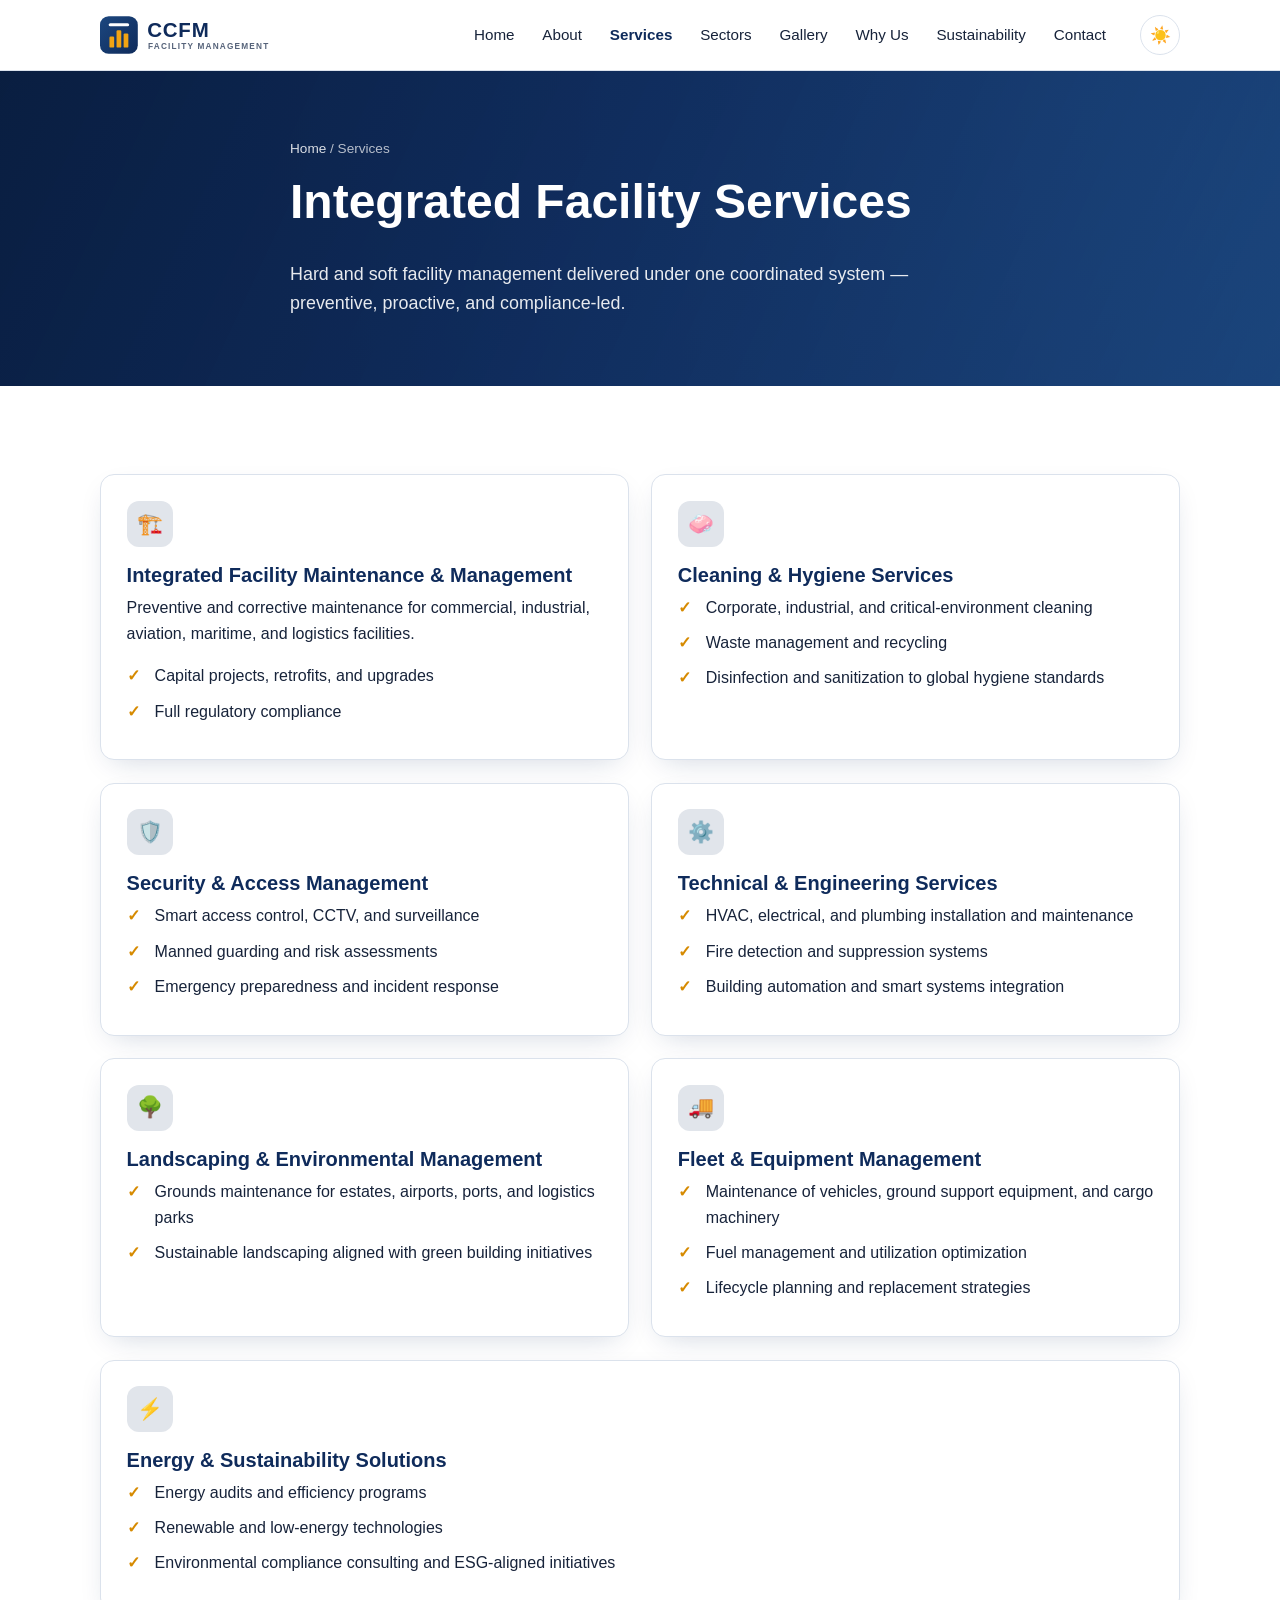
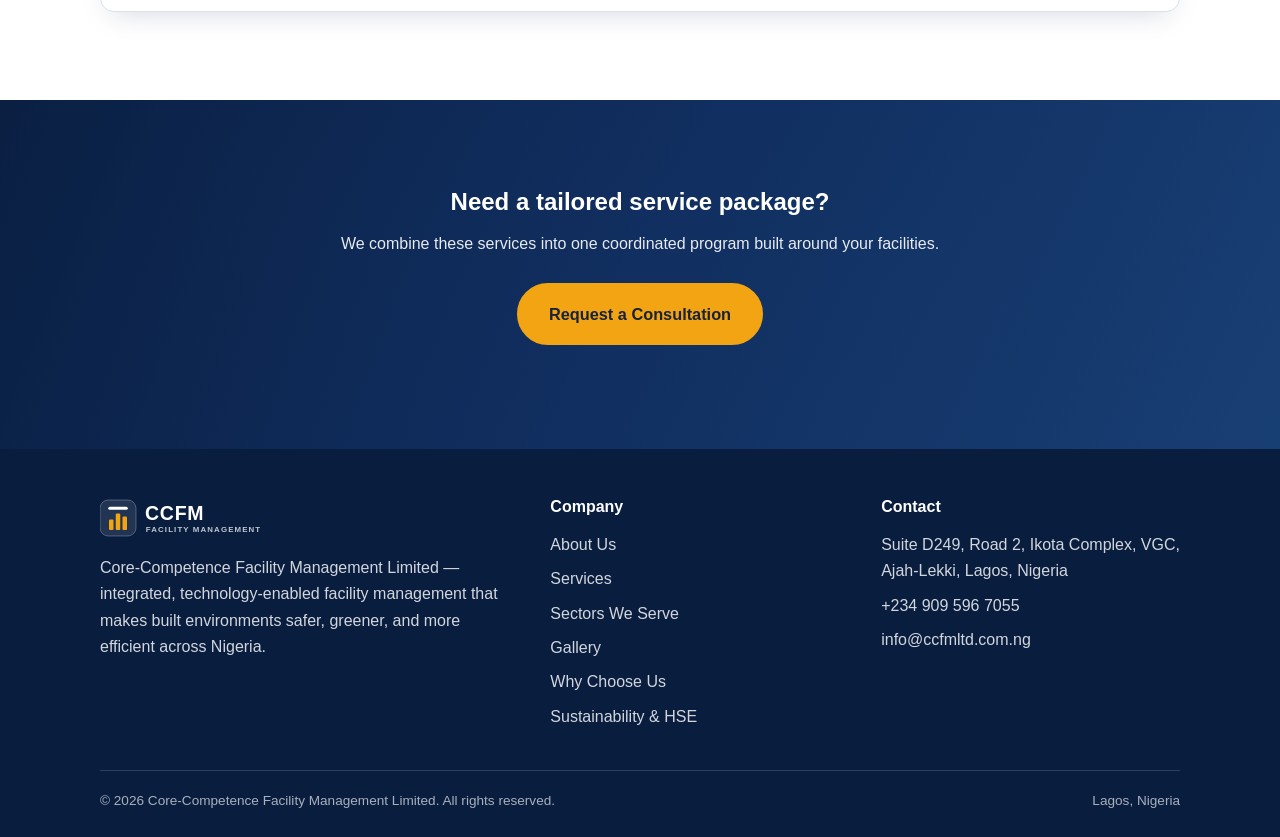
<file: services.html>
<!doctype html>
<html lang="en">
<head>
  <meta charset="utf-8">
  <meta name="viewport" content="width=device-width, initial-scale=1">
  <title>Services — Integrated Facility Management | CCFM</title>
  <meta name="description" content="CCFM's integrated services: facility maintenance & management, cleaning & hygiene, security & access, technical & engineering, landscaping, fleet & equipment, and energy & sustainability solutions.">
  <link rel="icon" href="/assets/img/favicon.svg" type="image/svg+xml">
  <link rel="apple-touch-icon" href="/assets/img/favicon.svg">
  <link rel="canonical" href="https://ccfmltd.com.ng/services">
  <meta property="og:type" content="website">
  <meta property="og:site_name" content="CCFM — Core-Competence Facility Management">
  <meta property="og:title" content="CCFM Services — Integrated Facility Management">
  <meta property="og:description" content="Maintenance, cleaning, security, engineering, landscaping, fleet, and energy & sustainability services under one system.">
  <meta property="og:url" content="https://ccfmltd.com.ng/services">
  <meta property="og:image" content="https://ccfmltd.com.ng/assets/img/og-image.png">
  <meta property="og:image:width" content="1200">
  <meta property="og:image:height" content="630">
  <meta property="og:locale" content="en_NG">
  <meta name="twitter:card" content="summary_large_image">
  <meta name="twitter:title" content="CCFM Services — Integrated Facility Management">
  <meta name="twitter:description" content="Maintenance, cleaning, security, engineering, landscaping, fleet, and energy & sustainability services under one system.">
  <meta name="twitter:image" content="https://ccfmltd.com.ng/assets/img/og-image.png">
  <link rel="stylesheet" href="/assets/css/styles.css?v=4">
  <script src="/assets/js/main.js?v=4" defer></script>
  <script type="application/ld+json">
  {
    "@context": "https://schema.org",
    "@type": "LocalBusiness",
    "@id": "https://ccfmltd.com.ng/#organization",
    "name": "Core-Competence Facility Management Limited",
    "alternateName": "CCFM",
    "url": "https://ccfmltd.com.ng/",
    "logo": "https://ccfmltd.com.ng/assets/img/logo-512.png",
    "image": "https://ccfmltd.com.ng/assets/img/og-image.png",
    "description": "Integrated, technology-enabled facility management for aviation, maritime, warehousing, logistics, industrial, commercial and residential environments across Nigeria.",
    "telephone": "+2349095967055",
    "email": "info@ccfmltd.com.ng",
    "address": {
      "@type": "PostalAddress",
      "streetAddress": "Suite D249, Road 2, Ikota Complex, VGC, Ajah-Lekki",
      "addressLocality": "Lagos",
      "addressRegion": "Lagos",
      "addressCountry": "NG"
    },
    "areaServed": { "@type": "Country", "name": "Nigeria" },
    "knowsAbout": [
      "Facility Management", "Preventive Maintenance", "HVAC", "Security & Access Control",
      "Cleaning & Hygiene", "Landscaping", "Fleet Management", "Energy & Sustainability", "HSE Compliance"
    ]
  }
  </script>
</head>
<body>
  <header class="site-header">
    <nav class="nav container" aria-label="Primary">
      <a class="brand" href="/" aria-label="CCFM home"><img class="brand__logo" src="/assets/img/logo.svg" alt="CCFM — Facility Management" width="188" height="44"></a>
      <ul class="nav__links" id="primary-nav">
        <li><a href="/">Home</a></li>
        <li><a href="/about">About</a></li>
        <li><a href="/services" class="is-active">Services</a></li>
        <li><a href="/sectors">Sectors</a></li>
        <li><a href="/gallery">Gallery</a></li>
        <li><a href="/why-us">Why Us</a></li>
        <li><a href="/sustainability">Sustainability</a></li>
        <li><a href="/contact">Contact</a></li>
      </ul>
      <div class="nav__actions">
        <button class="theme-toggle" type="button" aria-label="Toggle dark mode" title="Toggle dark mode">
          <span class="icon-sun" aria-hidden="true">☀️</span><span class="icon-moon" aria-hidden="true">🌙</span>
        </button>
        <button class="nav__toggle" type="button" aria-label="Menu" aria-controls="primary-nav" aria-expanded="false"><span></span></button>
      </div>
    </nav>
  </header>

  <main>
    <section class="page-hero">
      <div class="container page-hero__inner">
        <div class="breadcrumb"><a href="/">Home</a> / Services</div>
        <h1>Integrated Facility Services</h1>
        <p>Hard and soft facility management delivered under one coordinated system — preventive, proactive, and compliance-led.</p>
      </div>
    </section>

    <section class="section">
      <div class="container grid grid--2">

        <div class="card">
          <div class="card__icon" aria-hidden="true">🏗️</div>
          <h3>Integrated Facility Maintenance &amp; Management</h3>
          <p>Preventive and corrective maintenance for commercial, industrial, aviation, maritime, and logistics facilities.</p>
          <ul class="check-list">
            <li>Capital projects, retrofits, and upgrades</li>
            <li>Full regulatory compliance</li>
          </ul>
        </div>

        <div class="card">
          <div class="card__icon" aria-hidden="true">🧼</div>
          <h3>Cleaning &amp; Hygiene Services</h3>
          <ul class="check-list">
            <li>Corporate, industrial, and critical-environment cleaning</li>
            <li>Waste management and recycling</li>
            <li>Disinfection and sanitization to global hygiene standards</li>
          </ul>
        </div>

        <div class="card">
          <div class="card__icon" aria-hidden="true">🛡️</div>
          <h3>Security &amp; Access Management</h3>
          <ul class="check-list">
            <li>Smart access control, CCTV, and surveillance</li>
            <li>Manned guarding and risk assessments</li>
            <li>Emergency preparedness and incident response</li>
          </ul>
        </div>

        <div class="card">
          <div class="card__icon" aria-hidden="true">⚙️</div>
          <h3>Technical &amp; Engineering Services</h3>
          <ul class="check-list">
            <li>HVAC, electrical, and plumbing installation and maintenance</li>
            <li>Fire detection and suppression systems</li>
            <li>Building automation and smart systems integration</li>
          </ul>
        </div>

        <div class="card">
          <div class="card__icon" aria-hidden="true">🌳</div>
          <h3>Landscaping &amp; Environmental Management</h3>
          <ul class="check-list">
            <li>Grounds maintenance for estates, airports, ports, and logistics parks</li>
            <li>Sustainable landscaping aligned with green building initiatives</li>
          </ul>
        </div>

        <div class="card">
          <div class="card__icon" aria-hidden="true">🚚</div>
          <h3>Fleet &amp; Equipment Management</h3>
          <ul class="check-list">
            <li>Maintenance of vehicles, ground support equipment, and cargo machinery</li>
            <li>Fuel management and utilization optimization</li>
            <li>Lifecycle planning and replacement strategies</li>
          </ul>
        </div>

        <div class="card" style="grid-column:1/-1;">
          <div class="card__icon" aria-hidden="true">⚡</div>
          <h3>Energy &amp; Sustainability Solutions</h3>
          <ul class="check-list">
            <li>Energy audits and efficiency programs</li>
            <li>Renewable and low-energy technologies</li>
            <li>Environmental compliance consulting and ESG-aligned initiatives</li>
          </ul>
        </div>

      </div>
    </section>

    <section class="section cta-band">
      <div class="container">
        <h2>Need a tailored service package?</h2>
        <p>We combine these services into one coordinated program built around your facilities.</p>
        <p style="margin-top:1.6rem;"><a href="/contact" class="btn btn--accent btn--lg">Request a Consultation</a></p>
      </div>
    </section>
  </main>

  <footer class="site-footer">
    <div class="container">
      <div class="footer-grid">
        <div class="footer-brand">
          <img class="brand__logo brand__logo--white" src="/assets/img/logo-white.svg" alt="CCFM" width="180" height="42">
          <p style="margin-top:1rem;">Core-Competence Facility Management Limited — integrated, technology-enabled facility management that makes built environments safer, greener, and more efficient across Nigeria.</p>
        </div>
        <div>
          <h4>Company</h4>
          <ul class="footer-links">
            <li><a href="/about">About Us</a></li>
            <li><a href="/services">Services</a></li>
            <li><a href="/sectors">Sectors We Serve</a></li>
            <li><a href="/gallery">Gallery</a></li>
            <li><a href="/why-us">Why Choose Us</a></li>
            <li><a href="/sustainability">Sustainability &amp; HSE</a></li>
          </ul>
        </div>
        <div>
          <h4>Contact</h4>
          <ul class="footer-links">
            <li>Suite D249, Road 2, Ikota Complex, VGC, Ajah-Lekki, Lagos, Nigeria</li>
            <li><a href="tel:+2349095967055">+234 909 596 7055</a></li>
            <li><a href="mailto:info@ccfmltd.com.ng">info@ccfmltd.com.ng</a></li>
          </ul>
        </div>
      </div>
      <div class="footer-bottom">
        <span>&copy; <span id="year">2026</span> Core-Competence Facility Management Limited. All rights reserved.</span>
        <span>Lagos, Nigeria</span>
      </div>
    </div>
  </footer>
</body>
</html>
</file>
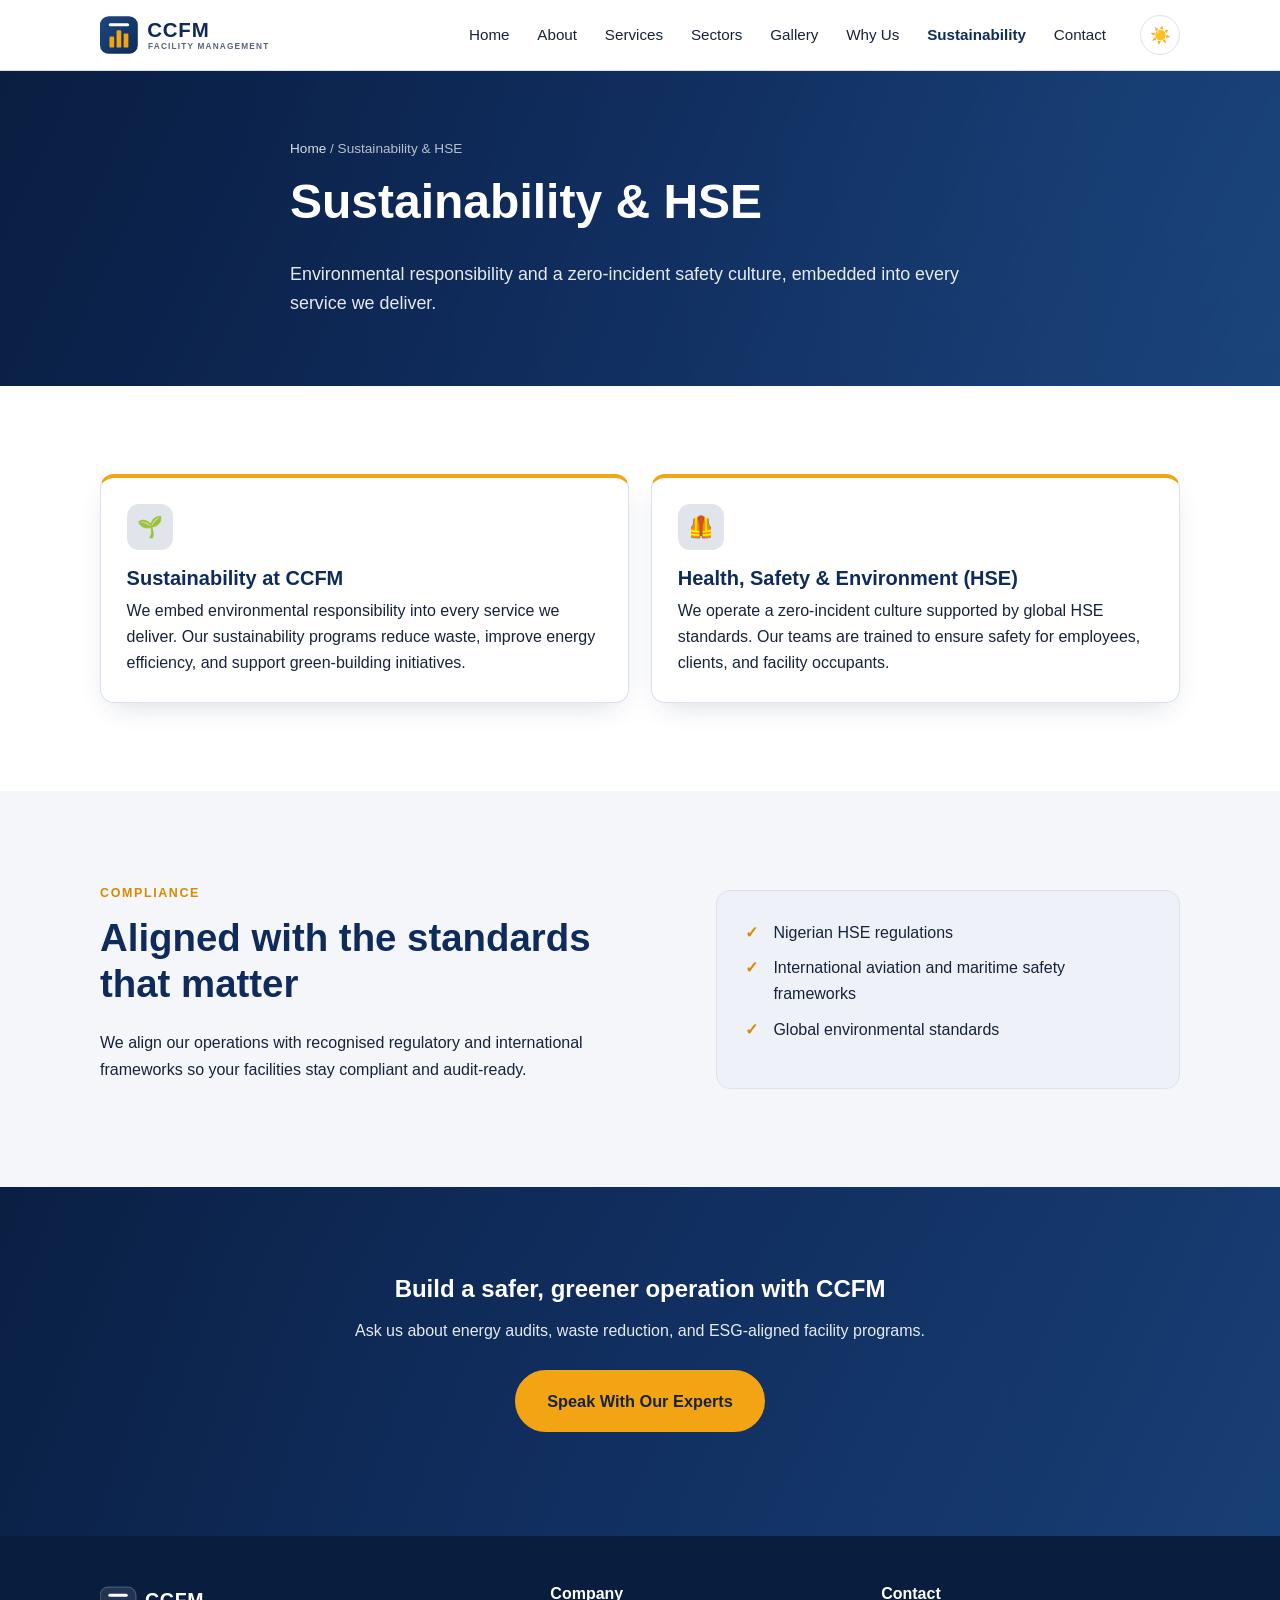
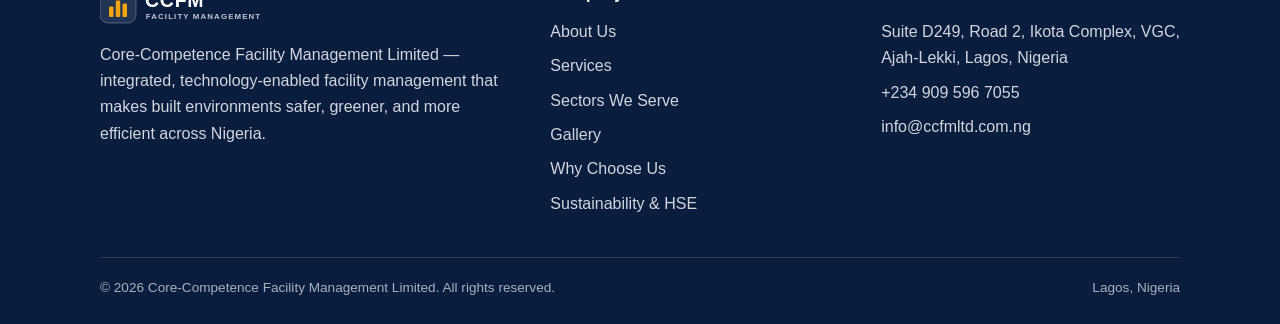
<file: sustainability.html>
<!doctype html>
<html lang="en">
<head>
  <meta charset="utf-8">
  <meta name="viewport" content="width=device-width, initial-scale=1">
  <title>Sustainability &amp; HSE — Zero-Incident Culture, Green FM | CCFM</title>
  <meta name="description" content="CCFM embeds environmental responsibility and a zero-incident HSE culture into every service — aligned with Nigerian HSE regulations and international safety and environmental standards.">
  <link rel="icon" href="/assets/img/favicon.svg" type="image/svg+xml">
  <link rel="apple-touch-icon" href="/assets/img/favicon.svg">
  <link rel="canonical" href="https://ccfmltd.com.ng/sustainability">
  <meta property="og:type" content="website">
  <meta property="og:site_name" content="CCFM — Core-Competence Facility Management">
  <meta property="og:title" content="Sustainability & HSE at CCFM">
  <meta property="og:description" content="Environmental responsibility and a zero-incident HSE culture, aligned with Nigerian and international standards.">
  <meta property="og:url" content="https://ccfmltd.com.ng/sustainability">
  <meta property="og:image" content="https://ccfmltd.com.ng/assets/img/og-image.png">
  <meta property="og:image:width" content="1200">
  <meta property="og:image:height" content="630">
  <meta property="og:locale" content="en_NG">
  <meta name="twitter:card" content="summary_large_image">
  <meta name="twitter:title" content="Sustainability & HSE at CCFM">
  <meta name="twitter:description" content="Environmental responsibility and a zero-incident HSE culture, aligned with Nigerian and international standards.">
  <meta name="twitter:image" content="https://ccfmltd.com.ng/assets/img/og-image.png">
  <link rel="stylesheet" href="/assets/css/styles.css?v=4">
  <script src="/assets/js/main.js?v=4" defer></script>
  <script type="application/ld+json">
  {
    "@context": "https://schema.org",
    "@type": "LocalBusiness",
    "@id": "https://ccfmltd.com.ng/#organization",
    "name": "Core-Competence Facility Management Limited",
    "alternateName": "CCFM",
    "url": "https://ccfmltd.com.ng/",
    "logo": "https://ccfmltd.com.ng/assets/img/logo-512.png",
    "image": "https://ccfmltd.com.ng/assets/img/og-image.png",
    "description": "Integrated, technology-enabled facility management for aviation, maritime, warehousing, logistics, industrial, commercial and residential environments across Nigeria.",
    "telephone": "+2349095967055",
    "email": "info@ccfmltd.com.ng",
    "address": {
      "@type": "PostalAddress",
      "streetAddress": "Suite D249, Road 2, Ikota Complex, VGC, Ajah-Lekki",
      "addressLocality": "Lagos",
      "addressRegion": "Lagos",
      "addressCountry": "NG"
    },
    "areaServed": { "@type": "Country", "name": "Nigeria" },
    "knowsAbout": [
      "Facility Management", "Preventive Maintenance", "HVAC", "Security & Access Control",
      "Cleaning & Hygiene", "Landscaping", "Fleet Management", "Energy & Sustainability", "HSE Compliance"
    ]
  }
  </script>
</head>
<body>
  <header class="site-header">
    <nav class="nav container" aria-label="Primary">
      <a class="brand" href="/" aria-label="CCFM home"><img class="brand__logo" src="/assets/img/logo.svg" alt="CCFM — Facility Management" width="188" height="44"></a>
      <ul class="nav__links" id="primary-nav">
        <li><a href="/">Home</a></li>
        <li><a href="/about">About</a></li>
        <li><a href="/services">Services</a></li>
        <li><a href="/sectors">Sectors</a></li>
        <li><a href="/gallery">Gallery</a></li>
        <li><a href="/why-us">Why Us</a></li>
        <li><a href="/sustainability" class="is-active">Sustainability</a></li>
        <li><a href="/contact">Contact</a></li>
      </ul>
      <div class="nav__actions">
        <button class="theme-toggle" type="button" aria-label="Toggle dark mode" title="Toggle dark mode">
          <span class="icon-sun" aria-hidden="true">☀️</span><span class="icon-moon" aria-hidden="true">🌙</span>
        </button>
        <button class="nav__toggle" type="button" aria-label="Menu" aria-controls="primary-nav" aria-expanded="false"><span></span></button>
      </div>
    </nav>
  </header>

  <main>
    <section class="page-hero">
      <div class="container page-hero__inner">
        <div class="breadcrumb"><a href="/">Home</a> / Sustainability &amp; HSE</div>
        <h1>Sustainability &amp; HSE</h1>
        <p>Environmental responsibility and a zero-incident safety culture, embedded into every service we deliver.</p>
      </div>
    </section>

    <section class="section">
      <div class="container grid grid--2">
        <div class="card card--accent">
          <div class="card__icon" aria-hidden="true">🌱</div>
          <h3>Sustainability at CCFM</h3>
          <p>We embed environmental responsibility into every service we deliver. Our sustainability programs reduce waste, improve energy efficiency, and support green-building initiatives.</p>
        </div>
        <div class="card card--accent">
          <div class="card__icon" aria-hidden="true">🦺</div>
          <h3>Health, Safety &amp; Environment (HSE)</h3>
          <p>We operate a zero-incident culture supported by global HSE standards. Our teams are trained to ensure safety for employees, clients, and facility occupants.</p>
        </div>
      </div>
    </section>

    <section class="section section--alt">
      <div class="container split">
        <div>
          <span class="eyebrow">Compliance</span>
          <h2 class="section__title">Aligned with the standards that matter</h2>
          <p>We align our operations with recognised regulatory and international frameworks so your facilities stay compliant and audit-ready.</p>
        </div>
        <div class="panel">
          <ul class="check-list">
            <li>Nigerian HSE regulations</li>
            <li>International aviation and maritime safety frameworks</li>
            <li>Global environmental standards</li>
          </ul>
        </div>
      </div>
    </section>

    <section class="section cta-band">
      <div class="container">
        <h2>Build a safer, greener operation with CCFM</h2>
        <p>Ask us about energy audits, waste reduction, and ESG-aligned facility programs.</p>
        <p style="margin-top:1.6rem;"><a href="/contact" class="btn btn--accent btn--lg">Speak With Our Experts</a></p>
      </div>
    </section>
  </main>

  <footer class="site-footer">
    <div class="container">
      <div class="footer-grid">
        <div class="footer-brand">
          <img class="brand__logo brand__logo--white" src="/assets/img/logo-white.svg" alt="CCFM" width="180" height="42">
          <p style="margin-top:1rem;">Core-Competence Facility Management Limited — integrated, technology-enabled facility management that makes built environments safer, greener, and more efficient across Nigeria.</p>
        </div>
        <div>
          <h4>Company</h4>
          <ul class="footer-links">
            <li><a href="/about">About Us</a></li>
            <li><a href="/services">Services</a></li>
            <li><a href="/sectors">Sectors We Serve</a></li>
            <li><a href="/gallery">Gallery</a></li>
            <li><a href="/why-us">Why Choose Us</a></li>
            <li><a href="/sustainability">Sustainability &amp; HSE</a></li>
          </ul>
        </div>
        <div>
          <h4>Contact</h4>
          <ul class="footer-links">
            <li>Suite D249, Road 2, Ikota Complex, VGC, Ajah-Lekki, Lagos, Nigeria</li>
            <li><a href="tel:+2349095967055">+234 909 596 7055</a></li>
            <li><a href="mailto:info@ccfmltd.com.ng">info@ccfmltd.com.ng</a></li>
          </ul>
        </div>
      </div>
      <div class="footer-bottom">
        <span>&copy; <span id="year">2026</span> Core-Competence Facility Management Limited. All rights reserved.</span>
        <span>Lagos, Nigeria</span>
      </div>
    </div>
  </footer>
</body>
</html>
</file>
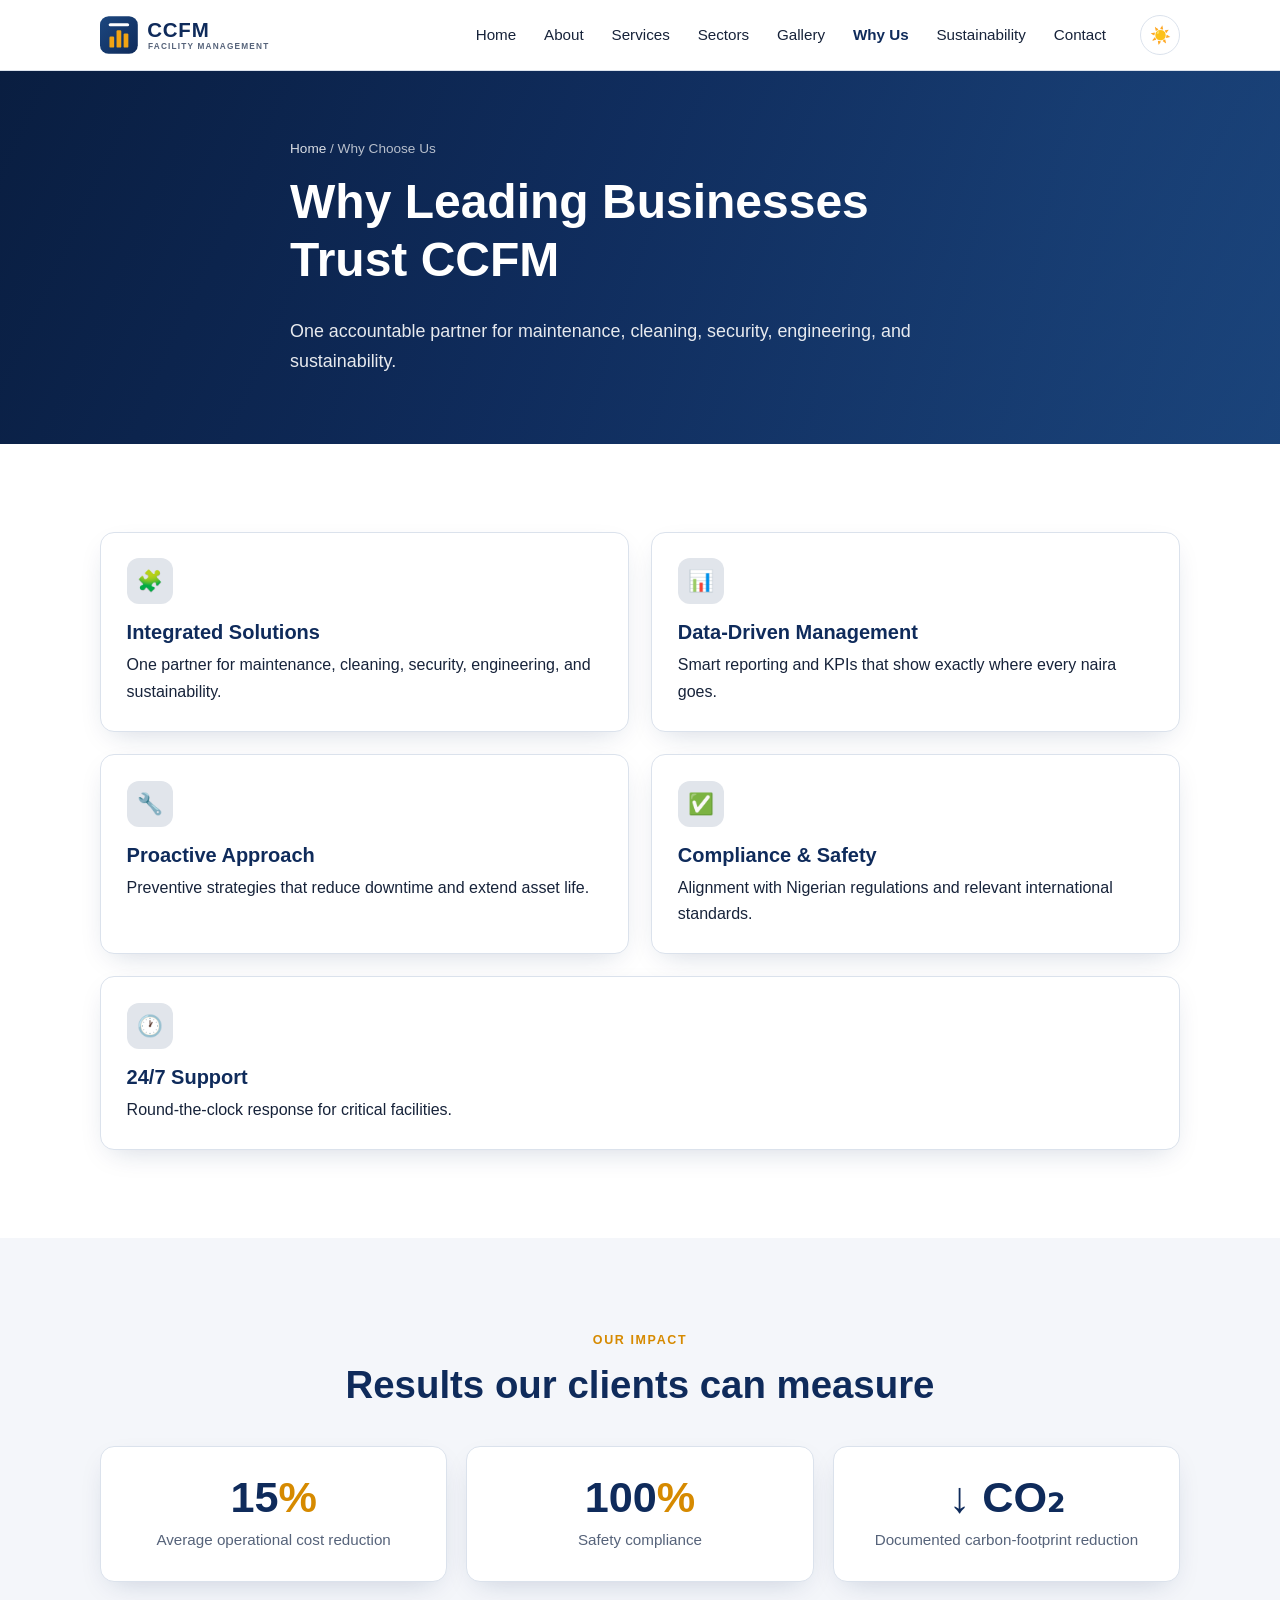
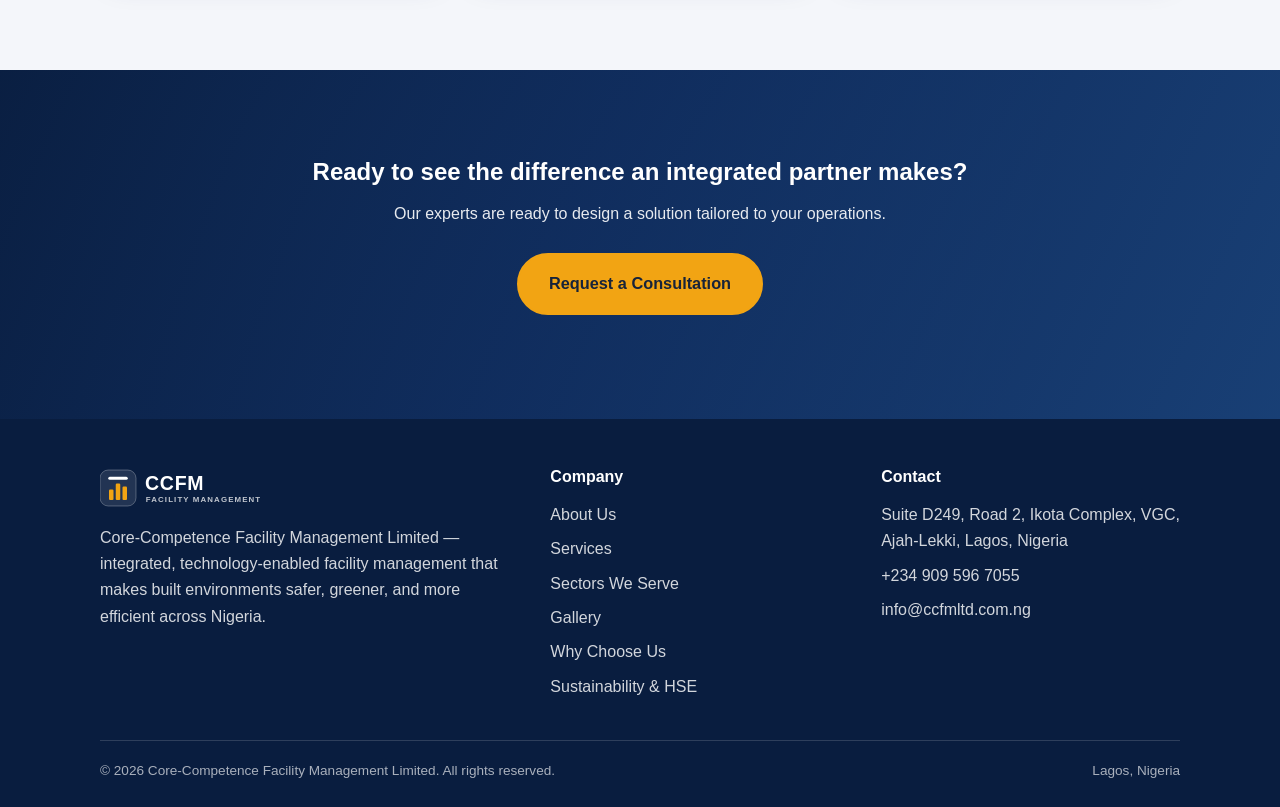
<file: why-us.html>
<!doctype html>
<html lang="en">
<head>
  <meta charset="utf-8">
  <meta name="viewport" content="width=device-width, initial-scale=1">
  <title>Why Choose CCFM — Integrated, Data-Driven Facility Management</title>
  <meta name="description" content="Leading businesses trust CCFM for integrated solutions, data-driven management, a proactive approach, compliance &amp; safety, and 24/7 support.">
  <link rel="icon" href="/assets/img/favicon.svg" type="image/svg+xml">
  <link rel="apple-touch-icon" href="/assets/img/favicon.svg">
  <link rel="canonical" href="https://ccfmltd.com.ng/why-us">
  <meta property="og:type" content="website">
  <meta property="og:site_name" content="CCFM — Core-Competence Facility Management">
  <meta property="og:title" content="Why Choose CCFM — Integrated, Data-Driven FM">
  <meta property="og:description" content="One accountable partner with data-driven management, proactive maintenance, compliance & safety, and 24/7 support.">
  <meta property="og:url" content="https://ccfmltd.com.ng/why-us">
  <meta property="og:image" content="https://ccfmltd.com.ng/assets/img/og-image.png">
  <meta property="og:image:width" content="1200">
  <meta property="og:image:height" content="630">
  <meta property="og:locale" content="en_NG">
  <meta name="twitter:card" content="summary_large_image">
  <meta name="twitter:title" content="Why Choose CCFM — Integrated, Data-Driven FM">
  <meta name="twitter:description" content="One accountable partner with data-driven management, proactive maintenance, compliance & safety, and 24/7 support.">
  <meta name="twitter:image" content="https://ccfmltd.com.ng/assets/img/og-image.png">
  <link rel="stylesheet" href="/assets/css/styles.css?v=4">
  <script src="/assets/js/main.js?v=4" defer></script>
  <script type="application/ld+json">
  {
    "@context": "https://schema.org",
    "@type": "LocalBusiness",
    "@id": "https://ccfmltd.com.ng/#organization",
    "name": "Core-Competence Facility Management Limited",
    "alternateName": "CCFM",
    "url": "https://ccfmltd.com.ng/",
    "logo": "https://ccfmltd.com.ng/assets/img/logo-512.png",
    "image": "https://ccfmltd.com.ng/assets/img/og-image.png",
    "description": "Integrated, technology-enabled facility management for aviation, maritime, warehousing, logistics, industrial, commercial and residential environments across Nigeria.",
    "telephone": "+2349095967055",
    "email": "info@ccfmltd.com.ng",
    "address": {
      "@type": "PostalAddress",
      "streetAddress": "Suite D249, Road 2, Ikota Complex, VGC, Ajah-Lekki",
      "addressLocality": "Lagos",
      "addressRegion": "Lagos",
      "addressCountry": "NG"
    },
    "areaServed": { "@type": "Country", "name": "Nigeria" },
    "knowsAbout": [
      "Facility Management", "Preventive Maintenance", "HVAC", "Security & Access Control",
      "Cleaning & Hygiene", "Landscaping", "Fleet Management", "Energy & Sustainability", "HSE Compliance"
    ]
  }
  </script>
</head>
<body>
  <header class="site-header">
    <nav class="nav container" aria-label="Primary">
      <a class="brand" href="/" aria-label="CCFM home"><img class="brand__logo" src="/assets/img/logo.svg" alt="CCFM — Facility Management" width="188" height="44"></a>
      <ul class="nav__links" id="primary-nav">
        <li><a href="/">Home</a></li>
        <li><a href="/about">About</a></li>
        <li><a href="/services">Services</a></li>
        <li><a href="/sectors">Sectors</a></li>
        <li><a href="/gallery">Gallery</a></li>
        <li><a href="/why-us" class="is-active">Why Us</a></li>
        <li><a href="/sustainability">Sustainability</a></li>
        <li><a href="/contact">Contact</a></li>
      </ul>
      <div class="nav__actions">
        <button class="theme-toggle" type="button" aria-label="Toggle dark mode" title="Toggle dark mode">
          <span class="icon-sun" aria-hidden="true">☀️</span><span class="icon-moon" aria-hidden="true">🌙</span>
        </button>
        <button class="nav__toggle" type="button" aria-label="Menu" aria-controls="primary-nav" aria-expanded="false"><span></span></button>
      </div>
    </nav>
  </header>

  <main>
    <section class="page-hero">
      <div class="container page-hero__inner">
        <div class="breadcrumb"><a href="/">Home</a> / Why Choose Us</div>
        <h1>Why Leading Businesses Trust CCFM</h1>
        <p>One accountable partner for maintenance, cleaning, security, engineering, and sustainability.</p>
      </div>
    </section>

    <section class="section">
      <div class="container grid grid--2">
        <div class="card">
          <div class="card__icon" aria-hidden="true">🧩</div>
          <h3>Integrated Solutions</h3>
          <p>One partner for maintenance, cleaning, security, engineering, and sustainability.</p>
        </div>
        <div class="card">
          <div class="card__icon" aria-hidden="true">📊</div>
          <h3>Data-Driven Management</h3>
          <p>Smart reporting and KPIs that show exactly where every naira goes.</p>
        </div>
        <div class="card">
          <div class="card__icon" aria-hidden="true">🔧</div>
          <h3>Proactive Approach</h3>
          <p>Preventive strategies that reduce downtime and extend asset life.</p>
        </div>
        <div class="card">
          <div class="card__icon" aria-hidden="true">✅</div>
          <h3>Compliance &amp; Safety</h3>
          <p>Alignment with Nigerian regulations and relevant international standards.</p>
        </div>
        <div class="card" style="grid-column:1/-1;">
          <div class="card__icon" aria-hidden="true">🕐</div>
          <h3>24/7 Support</h3>
          <p>Round-the-clock response for critical facilities.</p>
        </div>
      </div>
    </section>

    <section class="section section--alt">
      <div class="container">
        <div class="section__head center">
          <span class="eyebrow">Our Impact</span>
          <h2 class="section__title">Results our clients can measure</h2>
        </div>
        <div class="stats">
          <div class="stat"><div class="stat__num">15<span class="unit">%</span></div><div class="stat__label">Average operational cost reduction</div></div>
          <div class="stat"><div class="stat__num">100<span class="unit">%</span></div><div class="stat__label">Safety compliance</div></div>
          <div class="stat"><div class="stat__num">↓ CO₂</div><div class="stat__label">Documented carbon-footprint reduction</div></div>
        </div>
      </div>
    </section>

    <section class="section cta-band">
      <div class="container">
        <h2>Ready to see the difference an integrated partner makes?</h2>
        <p>Our experts are ready to design a solution tailored to your operations.</p>
        <p style="margin-top:1.6rem;"><a href="/contact" class="btn btn--accent btn--lg">Request a Consultation</a></p>
      </div>
    </section>
  </main>

  <footer class="site-footer">
    <div class="container">
      <div class="footer-grid">
        <div class="footer-brand">
          <img class="brand__logo brand__logo--white" src="/assets/img/logo-white.svg" alt="CCFM" width="180" height="42">
          <p style="margin-top:1rem;">Core-Competence Facility Management Limited — integrated, technology-enabled facility management that makes built environments safer, greener, and more efficient across Nigeria.</p>
        </div>
        <div>
          <h4>Company</h4>
          <ul class="footer-links">
            <li><a href="/about">About Us</a></li>
            <li><a href="/services">Services</a></li>
            <li><a href="/sectors">Sectors We Serve</a></li>
            <li><a href="/gallery">Gallery</a></li>
            <li><a href="/why-us">Why Choose Us</a></li>
            <li><a href="/sustainability">Sustainability &amp; HSE</a></li>
          </ul>
        </div>
        <div>
          <h4>Contact</h4>
          <ul class="footer-links">
            <li>Suite D249, Road 2, Ikota Complex, VGC, Ajah-Lekki, Lagos, Nigeria</li>
            <li><a href="tel:+2349095967055">+234 909 596 7055</a></li>
            <li><a href="mailto:info@ccfmltd.com.ng">info@ccfmltd.com.ng</a></li>
          </ul>
        </div>
      </div>
      <div class="footer-bottom">
        <span>&copy; <span id="year">2026</span> Core-Competence Facility Management Limited. All rights reserved.</span>
        <span>Lagos, Nigeria</span>
      </div>
    </div>
  </footer>
</body>
</html>
</file>
<file: assets/css/styles.css>
/* ==========================================================================
   CCFM — Core-Competence Facility Management Limited
   Single stylesheet. All theming lives in the :root token block below.
   Swap the brand by editing tokens only — no markup changes required.
   ========================================================================== */

/* ---------- Design tokens (LIGHT / default theme) ---------- */
:root {
  /* Brand palette — corporate blue + steel */
  --color-primary:        #0f2b5b;   /* deep navy */
  --color-primary-dark:   #091d3f;
  --color-primary-light:  #1c477f;
  --color-accent:         #f2a413;   /* amber */
  --color-accent-dark:    #d68a00;

  /* Surfaces & text */
  --color-bg:             #ffffff;
  --color-bg-alt:         #f4f6fa;   /* section banding */
  --color-surface:        #ffffff;   /* cards */
  --color-surface-2:      #eef2f8;
  --color-border:         #dbe2ec;
  --color-text:           #17233a;
  --color-heading:        #0f2b5b;
  --color-muted:          #56637a;
  --color-on-primary:     #ffffff;

  /* Hero overlay */
  --hero-overlay: linear-gradient(115deg, rgba(9,29,63,.94) 0%, rgba(15,43,91,.86) 45%, rgba(28,71,127,.72) 100%);

  /* Typography */
  --font-sans: -apple-system, BlinkMacSystemFont, "Segoe UI", Roboto, Helvetica, Arial, "Noto Sans", sans-serif;
  --fs-hero: clamp(2.1rem, 5vw, 3.5rem);
  --fs-h2:   clamp(1.6rem, 3.2vw, 2.4rem);
  --fs-h3:   1.25rem;
  --lh:      1.65;

  /* Layout */
  --maxw:      1160px;
  --gutter:    clamp(1.1rem, 4vw, 2.5rem);
  --radius:    14px;
  --radius-sm: 9px;
  --shadow:    0 10px 30px -12px rgba(15, 43, 91, .22);
  --shadow-lg: 0 24px 60px -20px rgba(15, 43, 91, .30);
  --ring:      0 0 0 3px rgba(242, 164, 19, .45);
  --transition: 200ms ease;
}

/* ---------- Dark theme overrides (same token names) ---------- */
:root[data-theme="dark"] {
  --color-primary:        #4f86d6;
  --color-primary-dark:   #3a6fbd;
  --color-primary-light:  #6f9fe0;
  --color-accent:         #ffb733;
  --color-accent-dark:    #e79f14;

  --color-bg:             #0c1626;
  --color-bg-alt:         #111f34;
  --color-surface:        #14243c;
  --color-surface-2:      #1b3050;
  --color-border:         #26385a;
  --color-text:           #dce6f5;
  --color-heading:        #eaf1fb;
  --color-muted:          #9aabc6;
  --color-on-primary:     #0c1626;

  --hero-overlay: linear-gradient(115deg, rgba(6,14,26,.96) 0%, rgba(12,26,46,.90) 45%, rgba(20,40,68,.80) 100%);
  --shadow:    0 10px 30px -12px rgba(0,0,0,.55);
  --shadow-lg: 0 24px 60px -20px rgba(0,0,0,.65);
}

/* ---------- Reset-ish base ---------- */
*, *::before, *::after { box-sizing: border-box; }
html { scroll-behavior: smooth; -webkit-text-size-adjust: 100%; }

/* ---------- Overflow guards (never let anything cause a horizontal scrollbar) ---------- */
/* overflow-x: clip prevents sideways scroll WITHOUT breaking the sticky header (unlike overflow:hidden). */
html, body { overflow-x: clip; max-width: 100%; }
img, svg, iframe, video, table { max-width: 100%; }
/* Grid/flex children default to min-width:auto, which lets long content blow out the row — reset it. */
.grid > *, .split > *, .stats > *, .footer-grid > *, .contact-grid > *, .field-row > *, .nav > * { min-width: 0; }
h1, h2, h3, h4, .lead, p, a { overflow-wrap: break-word; }

body {
  margin: 0;
  font-family: var(--font-sans);
  font-size: 1rem;
  line-height: var(--lh);
  color: var(--color-text);
  background: var(--color-bg);
  -webkit-font-smoothing: antialiased;
  transition: background var(--transition), color var(--transition);
}
img { max-width: 100%; display: block; }
a { color: var(--color-primary); text-decoration: none; }
a:hover { text-decoration: underline; }
h1, h2, h3, h4 { color: var(--color-heading); line-height: 1.2; margin: 0 0 .6em; }
p { margin: 0 0 1rem; }
ul { margin: 0 0 1rem; padding-left: 1.2rem; }
:focus-visible { outline: none; box-shadow: var(--ring); border-radius: 4px; }

/* ---------- Layout helpers ---------- */
.container { width: 100%; max-width: var(--maxw); margin-inline: auto; padding-inline: var(--gutter); }
.section { padding-block: clamp(3rem, 7vw, 5.5rem); }
.section--alt { background: var(--color-bg-alt); }
.section__head { max-width: 760px; margin-bottom: 2.4rem; }
.section__head.center { margin-inline: auto; text-align: center; }
.eyebrow {
  display: inline-block; font-size: .78rem; font-weight: 700; letter-spacing: .13em;
  text-transform: uppercase; color: var(--color-accent-dark); margin-bottom: .7rem;
}
:root[data-theme="dark"] .eyebrow { color: var(--color-accent); }
h2.section__title { font-size: var(--fs-h2); }
.lead { font-size: 1.13rem; color: var(--color-muted); }

/* ---------- Buttons ---------- */
.btn {
  --btn-bg: var(--color-primary); --btn-fg: var(--color-on-primary);
  display: inline-flex; align-items: center; gap: .5rem;
  padding: .8rem 1.5rem; border-radius: 999px; font-weight: 600; font-size: .97rem;
  background: var(--btn-bg); color: var(--btn-fg); border: 2px solid var(--btn-bg);
  cursor: pointer; transition: transform var(--transition), background var(--transition), box-shadow var(--transition);
  text-decoration: none; white-space: nowrap;
}
.btn:hover { text-decoration: none; transform: translateY(-2px); box-shadow: var(--shadow); }
.btn--accent { --btn-bg: var(--color-accent); --btn-fg: #17233a; border-color: var(--color-accent); }
.btn--ghost  { --btn-bg: transparent; --btn-fg: var(--color-on-primary); border-color: rgba(255,255,255,.6); }
.btn--outline{ --btn-bg: transparent; --btn-fg: var(--color-primary); border-color: var(--color-primary); }
.btn--lg { padding: .95rem 1.9rem; font-size: 1.02rem; }

/* ---------- Header / nav ---------- */
.site-header {
  position: sticky; top: 0; z-index: 50;
  background: color-mix(in srgb, var(--color-bg) 88%, transparent);
  backdrop-filter: saturate(160%) blur(10px);
  border-bottom: 1px solid var(--color-border);
}
.nav { display: flex; align-items: center; gap: 1.4rem; height: 70px; }
.brand { display: inline-flex; align-items: baseline; gap: .5rem; font-weight: 800; letter-spacing: .02em; }
.brand:hover { text-decoration: none; }
.brand__mark {
  font-size: 1.4rem; color: var(--color-primary);
  padding: .12em .42em; border-radius: 8px;
  background: linear-gradient(135deg, var(--color-primary), var(--color-primary-light));
  color: #fff;
}
.brand__word { font-size: .78rem; font-weight: 600; letter-spacing: .04em; color: var(--color-muted); text-transform: uppercase; }
.brand__logo { height: 44px; width: auto; display: block; }
.footer-brand .brand__logo--white { height: 42px; margin-bottom: .3rem; }
/* CTA in the nav list is only for the mobile dropdown — hidden on desktop to avoid a duplicate of the header button */
.mobile-cta { display: none; }
.nav__links { display: flex; align-items: center; gap: .3rem; margin-left: auto; list-style: none; padding: 0; margin-block: 0; }
.nav__links a {
  display: inline-block; padding: .5rem .72rem; border-radius: 8px; font-weight: 500;
  color: var(--color-text); font-size: .95rem;
}
.nav__links a:hover { background: var(--color-surface-2); text-decoration: none; }
.nav__links a.is-active { color: var(--color-primary); font-weight: 700; }
.nav__actions { display: flex; align-items: center; gap: .6rem; }

.theme-toggle {
  width: 40px; height: 40px; border-radius: 999px; border: 1px solid var(--color-border);
  background: var(--color-surface); color: var(--color-heading); cursor: pointer;
  display: inline-grid; place-items: center; font-size: 1.05rem; transition: background var(--transition);
}
.theme-toggle:hover { background: var(--color-surface-2); }
.theme-toggle .icon-moon { display: none; }
:root[data-theme="dark"] .theme-toggle .icon-sun  { display: none; }
:root[data-theme="dark"] .theme-toggle .icon-moon { display: inline; }

.nav__toggle {
  display: none; width: 42px; height: 42px; border: 1px solid var(--color-border);
  background: var(--color-surface); border-radius: 10px; cursor: pointer; padding: 0;
}
.nav__toggle span, .nav__toggle span::before, .nav__toggle span::after {
  content: ""; display: block; width: 20px; height: 2px; background: var(--color-heading);
  margin: 0 auto; position: relative; transition: transform var(--transition), opacity var(--transition);
}
.nav__toggle span::before { position: absolute; top: -6px; }
.nav__toggle span::after  { position: absolute; top: 6px; }

/* ---------- Hero ---------- */
.hero {
  position: relative; color: #fff;
  background: var(--hero-overlay), radial-gradient(circle at 80% 20%, #1c477f, #0f2b5b 70%);
  overflow: hidden;
}
.hero::after {
  content: ""; position: absolute; inset: 0; opacity: .12; pointer-events: none;
  background-image: linear-gradient(var(--color-accent) 1px, transparent 1px), linear-gradient(90deg, var(--color-accent) 1px, transparent 1px);
  background-size: 46px 46px; mask-image: linear-gradient(120deg, #000, transparent 70%);
}
.hero__inner { position: relative; z-index: 1; padding-block: clamp(3.5rem, 9vw, 7rem); max-width: 760px; }
.hero h1 { color: #fff; font-size: var(--fs-hero); margin-bottom: 1rem; }
.hero p.lead { color: rgba(255,255,255,.9); font-size: 1.2rem; }
.hero__cta { display: flex; flex-wrap: wrap; gap: .9rem; margin-top: 1.8rem; }
.page-hero { position: relative; color:#fff; background: var(--hero-overlay), radial-gradient(circle at 85% 10%, #1c477f, #0f2b5b 75%); }
.page-hero__inner { position: relative; z-index:1; padding-block: clamp(2.6rem, 6vw, 4.2rem); max-width: 780px; }
.page-hero h1 { color:#fff; font-size: clamp(1.9rem, 4.5vw, 3rem); }
.page-hero p { color: rgba(255,255,255,.9); font-size: 1.12rem; margin-bottom: 0; }
.breadcrumb { font-size: .85rem; color: rgba(255,255,255,.7); margin-bottom: .8rem; }
.breadcrumb a { color: rgba(255,255,255,.85); }

/* ---------- Grid & cards ---------- */
.grid { display: grid; gap: 1.4rem; }
.grid--2 { grid-template-columns: repeat(2, 1fr); }
.grid--3 { grid-template-columns: repeat(3, 1fr); }
.grid--4 { grid-template-columns: repeat(4, 1fr); }

.card {
  background: var(--color-surface); border: 1px solid var(--color-border);
  border-radius: var(--radius); padding: 1.6rem; box-shadow: var(--shadow);
  transition: transform var(--transition), box-shadow var(--transition), border-color var(--transition);
}
.card:hover { transform: translateY(-4px); box-shadow: var(--shadow-lg); border-color: color-mix(in srgb, var(--color-accent) 55%, var(--color-border)); }
.card h3 { font-size: var(--fs-h3); margin-bottom: .5rem; }
.card p:last-child, .card ul:last-child { margin-bottom: 0; }
.card__icon {
  width: 46px; height: 46px; border-radius: 12px; display: grid; place-items: center;
  font-size: 1.3rem; margin-bottom: 1rem;
  background: color-mix(in srgb, var(--color-primary) 12%, transparent); color: var(--color-primary);
}
.card--accent { border-top: 4px solid var(--color-accent); }

.check-list { list-style: none; padding: 0; }
.check-list li { position: relative; padding-left: 1.75rem; margin-bottom: .55rem; }
.check-list li::before {
  content: "✓"; position: absolute; left: 0; top: 0; font-weight: 800;
  color: var(--color-accent-dark);
}
:root[data-theme="dark"] .check-list li::before { color: var(--color-accent); }

/* ---------- Stats ---------- */
.stats { display: grid; grid-template-columns: repeat(3, 1fr); gap: 1.2rem; }
.stat {
  text-align: center; padding: 1.8rem 1rem; border-radius: var(--radius);
  background: var(--color-surface); border: 1px solid var(--color-border); box-shadow: var(--shadow);
}
.stat__num { font-size: clamp(1.9rem, 4vw, 2.7rem); font-weight: 800; color: var(--color-primary); line-height: 1; }
.stat__num .unit { color: var(--color-accent-dark); }
:root[data-theme="dark"] .stat__num .unit { color: var(--color-accent); }
.stat__label { margin-top: .5rem; color: var(--color-muted); font-size: .95rem; }

/* Stats on dark hero band */
.stats--onprimary .stat { background: rgba(255,255,255,.07); border-color: rgba(255,255,255,.18); box-shadow: none; }
.stats--onprimary .stat__num { color: #fff; }
.stats--onprimary .stat__num .unit { color: var(--color-accent); }
.stats--onprimary .stat__label { color: rgba(255,255,255,.82); }

/* ---------- Split / media rows ---------- */
.split { display: grid; grid-template-columns: 1.1fr .9fr; gap: clamp(1.5rem, 4vw, 3rem); align-items: center; }
.panel {
  background: var(--color-surface-2); border-radius: var(--radius); padding: 1.8rem;
  border: 1px solid var(--color-border);
}
.value-row { display: flex; gap: 1rem; align-items: flex-start; margin-bottom: 1.2rem; }
.value-row .num { flex: 0 0 auto; width: 40px; height: 40px; border-radius: 10px; display: grid; place-items: center; font-weight: 800; background: var(--color-primary); color:#fff; }
.value-row h4 { margin: 0 0 .2rem; }
.value-row p { margin: 0; color: var(--color-muted); }

/* Sector list on home */
.pill-list { display: flex; flex-wrap: wrap; gap: .6rem; list-style: none; padding: 0; }
.pill-list li { background: var(--color-surface-2); border: 1px solid var(--color-border); padding: .5rem 1rem; border-radius: 999px; font-weight: 600; font-size: .92rem; }

/* ---------- CTA band ---------- */
.cta-band { background: var(--hero-overlay), radial-gradient(circle at 20% 20%, #1c477f, #0f2b5b 75%); color: #fff; text-align: center; }
.cta-band h2 { color: #fff; }
.cta-band p { color: rgba(255,255,255,.9); max-width: 620px; margin-inline: auto; }

/* ---------- Contact ---------- */
.contact-grid { display: grid; grid-template-columns: 1fr 1.1fr; gap: clamp(1.5rem, 4vw, 3rem); align-items: start; }
.contact-info { padding: 0; margin: 0; }
.contact-info li { list-style: none; margin-bottom: 1rem; display: flex; gap: .7rem; align-items: flex-start; }
.contact-info .ci-icon { flex: 0 0 auto; }
.field { margin-bottom: 1.1rem; }
.field label { display: block; font-weight: 600; margin-bottom: .35rem; font-size: .92rem; }
.field .req { color: #d64545; }
.field input, .field select, .field textarea {
  width: 100%; padding: .75rem .9rem; border: 1px solid var(--color-border); border-radius: var(--radius-sm);
  background: var(--color-bg); color: var(--color-text); font: inherit; transition: border-color var(--transition), box-shadow var(--transition);
}
.field input:focus, .field select:focus, .field textarea:focus { border-color: var(--color-primary); box-shadow: var(--ring); outline: none; }
.field textarea { min-height: 130px; resize: vertical; }
.field-row { display: grid; grid-template-columns: 1fr 1fr; gap: 1.1rem; }
.hp { position: absolute; left: -9999px; width: 1px; height: 1px; overflow: hidden; }
.map-embed { position: relative; width: 100%; aspect-ratio: 16 / 7; border-radius: var(--radius); overflow: hidden; border: 1px solid var(--color-border); box-shadow: var(--shadow); }
.map-embed iframe { position: absolute; inset: 0; width: 100%; height: 100%; border: 0; }
@media (max-width: 560px) { .map-embed { aspect-ratio: 4 / 3; } }
.form-note { font-size: .85rem; color: var(--color-muted); }
.alert { padding: .9rem 1.1rem; border-radius: var(--radius-sm); margin-bottom: 1.4rem; font-weight: 500; }
.alert--ok  { background: #e7f6ec; color: #1c6b3a; border: 1px solid #b7e2c6; }
.alert--err { background: #fdeaea; color: #a12626; border: 1px solid #f3c2c2; }
:root[data-theme="dark"] .alert--ok  { background: rgba(46,160,90,.15); color: #7fe0a3; border-color: rgba(46,160,90,.4); }
:root[data-theme="dark"] .alert--err { background: rgba(200,60,60,.15); color: #f0a3a3; border-color: rgba(200,60,60,.4); }

/* ---------- Footer ---------- */
.site-footer { background: var(--color-primary-dark); color: rgba(255,255,255,.82); padding-block: 3rem 1.5rem; }
:root[data-theme="dark"] .site-footer { background: #060f1c; }
.footer-grid { display: grid; grid-template-columns: 1.4fr 1fr 1fr; gap: 2rem; margin-bottom: 2rem; }
.site-footer h4 { color: #fff; font-size: 1rem; margin-bottom: 1rem; }
.site-footer a { color: rgba(255,255,255,.82); }
.site-footer a:hover { color: #fff; }
.footer-links { list-style: none; padding: 0; margin: 0; }
.footer-links li { margin-bottom: .5rem; }
.footer-brand .brand__mark { display: inline-block; }
.footer-bottom { border-top: 1px solid rgba(255,255,255,.15); padding-top: 1.2rem; font-size: .85rem; display: flex; justify-content: space-between; flex-wrap: wrap; gap: .5rem; color: rgba(255,255,255,.65); }

/* ---------- Gallery ---------- */
.filter-bar { display: flex; flex-wrap: wrap; gap: .6rem; margin-bottom: 1.8rem; }
.filter-btn {
  background: var(--color-surface-2); border: 1px solid var(--color-border); color: var(--color-text);
  padding: .5rem 1.1rem; border-radius: 999px; font: inherit; font-weight: 600; font-size: .92rem;
  cursor: pointer; transition: background var(--transition), border-color var(--transition), color var(--transition);
}
.filter-btn:hover { border-color: color-mix(in srgb, var(--color-accent) 55%, var(--color-border)); }
.filter-btn:focus-visible { outline: none; box-shadow: var(--ring); }
.filter-btn[aria-pressed="true"] { background: var(--color-primary); border-color: var(--color-primary); color: var(--color-on-primary); }

.gallery-grid { list-style: none; padding: 0; margin: 0; display: grid; grid-template-columns: repeat(3, 1fr); gap: 1.4rem; }
.gallery-item { margin: 0; }
.gallery-item.is-hidden { display: none; }
.gallery-item__btn {
  display: block; width: 100%; padding: 0; border: 1px solid var(--color-border); background: var(--color-surface);
  border-radius: var(--radius); overflow: hidden; cursor: pointer; position: relative;
  transition: transform var(--transition), box-shadow var(--transition), border-color var(--transition);
}
.gallery-item__btn:hover { transform: translateY(-4px); box-shadow: var(--shadow-lg); border-color: color-mix(in srgb, var(--color-accent) 55%, var(--color-border)); }
.gallery-item__btn:focus-visible { outline: none; box-shadow: var(--ring); }
.gallery-item__btn img { display: block; width: 100%; aspect-ratio: 4 / 3; object-fit: cover; }
.gallery-item__caption {
  display: block; padding: .7rem .9rem; font-size: .9rem; font-weight: 600; color: var(--color-text);
  text-align: left;
}

/* ---------- Lightbox ---------- */
.lightbox { display: none; position: fixed; inset: 0; z-index: 100; padding: clamp(1rem, 4vw, 2.5rem);
  background: var(--hero-overlay), rgba(6, 14, 26, .92); align-items: center; justify-content: center; }
.lightbox.is-open { display: flex; }
.lightbox__figure { margin: 0; max-width: 100%; text-align: center; }
.lightbox__img { max-width: 100%; max-height: 82vh; border-radius: var(--radius-sm); box-shadow: var(--shadow-lg); }
.lightbox__caption { color: rgba(255,255,255,.92); margin-top: .9rem; font-size: .98rem; }
.lightbox__close, .lightbox__nav {
  position: absolute; background: rgba(255,255,255,.12); color: #fff; border: 1px solid rgba(255,255,255,.28);
  border-radius: 999px; cursor: pointer; display: grid; place-items: center; line-height: 1;
  transition: background var(--transition), border-color var(--transition);
}
.lightbox__close:hover, .lightbox__nav:hover { background: rgba(255,255,255,.24); border-color: var(--color-accent); }
.lightbox__close:focus-visible, .lightbox__nav:focus-visible { outline: none; box-shadow: var(--ring); }
.lightbox__close { top: clamp(.8rem, 3vw, 1.5rem); right: clamp(.8rem, 3vw, 1.5rem); width: 46px; height: 46px; font-size: 1.9rem; }
.lightbox__nav { top: 50%; transform: translateY(-50%); width: 52px; height: 52px; font-size: 2.2rem; }
.lightbox__nav--prev { left: clamp(.5rem, 2vw, 1.5rem); }
.lightbox__nav--next { right: clamp(.5rem, 2vw, 1.5rem); }
@media (max-width: 560px) {
  .lightbox__nav { top: auto; bottom: clamp(.8rem, 4vw, 1.5rem); transform: none; }
  .lightbox__nav--prev { left: 25%; }
  .lightbox__nav--next { right: 25%; }
}

/* ---------- Responsive ---------- */
@media (max-width: 900px) {
  .grid--4 { grid-template-columns: repeat(2, 1fr); }
  .grid--3 { grid-template-columns: repeat(2, 1fr); }
  .gallery-grid { grid-template-columns: repeat(2, 1fr); }
  .split, .contact-grid { grid-template-columns: 1fr; }
  .footer-grid { grid-template-columns: 1fr 1fr; }
}
@media (max-width: 760px) {
  .nav__toggle { display: block; margin-left: auto; }
  .nav__actions .btn { display: none; }
  .nav__links {
    position: fixed; inset: 70px 0 auto 0; flex-direction: column; align-items: stretch;
    background: var(--color-bg); border-bottom: 1px solid var(--color-border); padding: .6rem var(--gutter) 1.2rem;
    gap: .1rem; box-shadow: var(--shadow); transform: translateY(-120%); transition: transform var(--transition); margin-left: 0;
  }
  .nav__links.is-open { transform: translateY(0); }
  .nav__links a { padding: .85rem .6rem; border-radius: 8px; font-size: 1.02rem; }
  .nav__links a.is-active { background: var(--color-surface-2); }
  .mobile-cta { display: block; }
  .nav__links .mobile-cta { margin-top: .6rem; }
  /* Tighter vertical rhythm on phones */
  .section { padding-block: clamp(2.4rem, 9vw, 3.4rem); }
  .hero__inner { padding-block: clamp(2.6rem, 12vw, 4rem); }
  .page-hero__inner { padding-block: clamp(2rem, 9vw, 3rem); }
  .hero__cta .btn { flex: 1 1 auto; justify-content: center; }
}
@media (max-width: 560px) {
  .grid--4, .grid--3, .grid--2, .stats, .field-row, .gallery-grid { grid-template-columns: 1fr; }
  .footer-grid { grid-template-columns: 1fr; }
  .brand__logo { height: 38px; }              /* keep the header comfortable on small phones */
  .card { padding: 1.3rem; }
  .btn--lg { padding: .85rem 1.4rem; }
  .hero h1 { font-size: clamp(1.9rem, 8.5vw, 2.6rem); }
  .stat { padding: 1.4rem 1rem; }
  .section__head { margin-bottom: 1.8rem; }
}
@media (prefers-reduced-motion: reduce) {
  * { scroll-behavior: auto !important; transition: none !important; }
}
</file>
